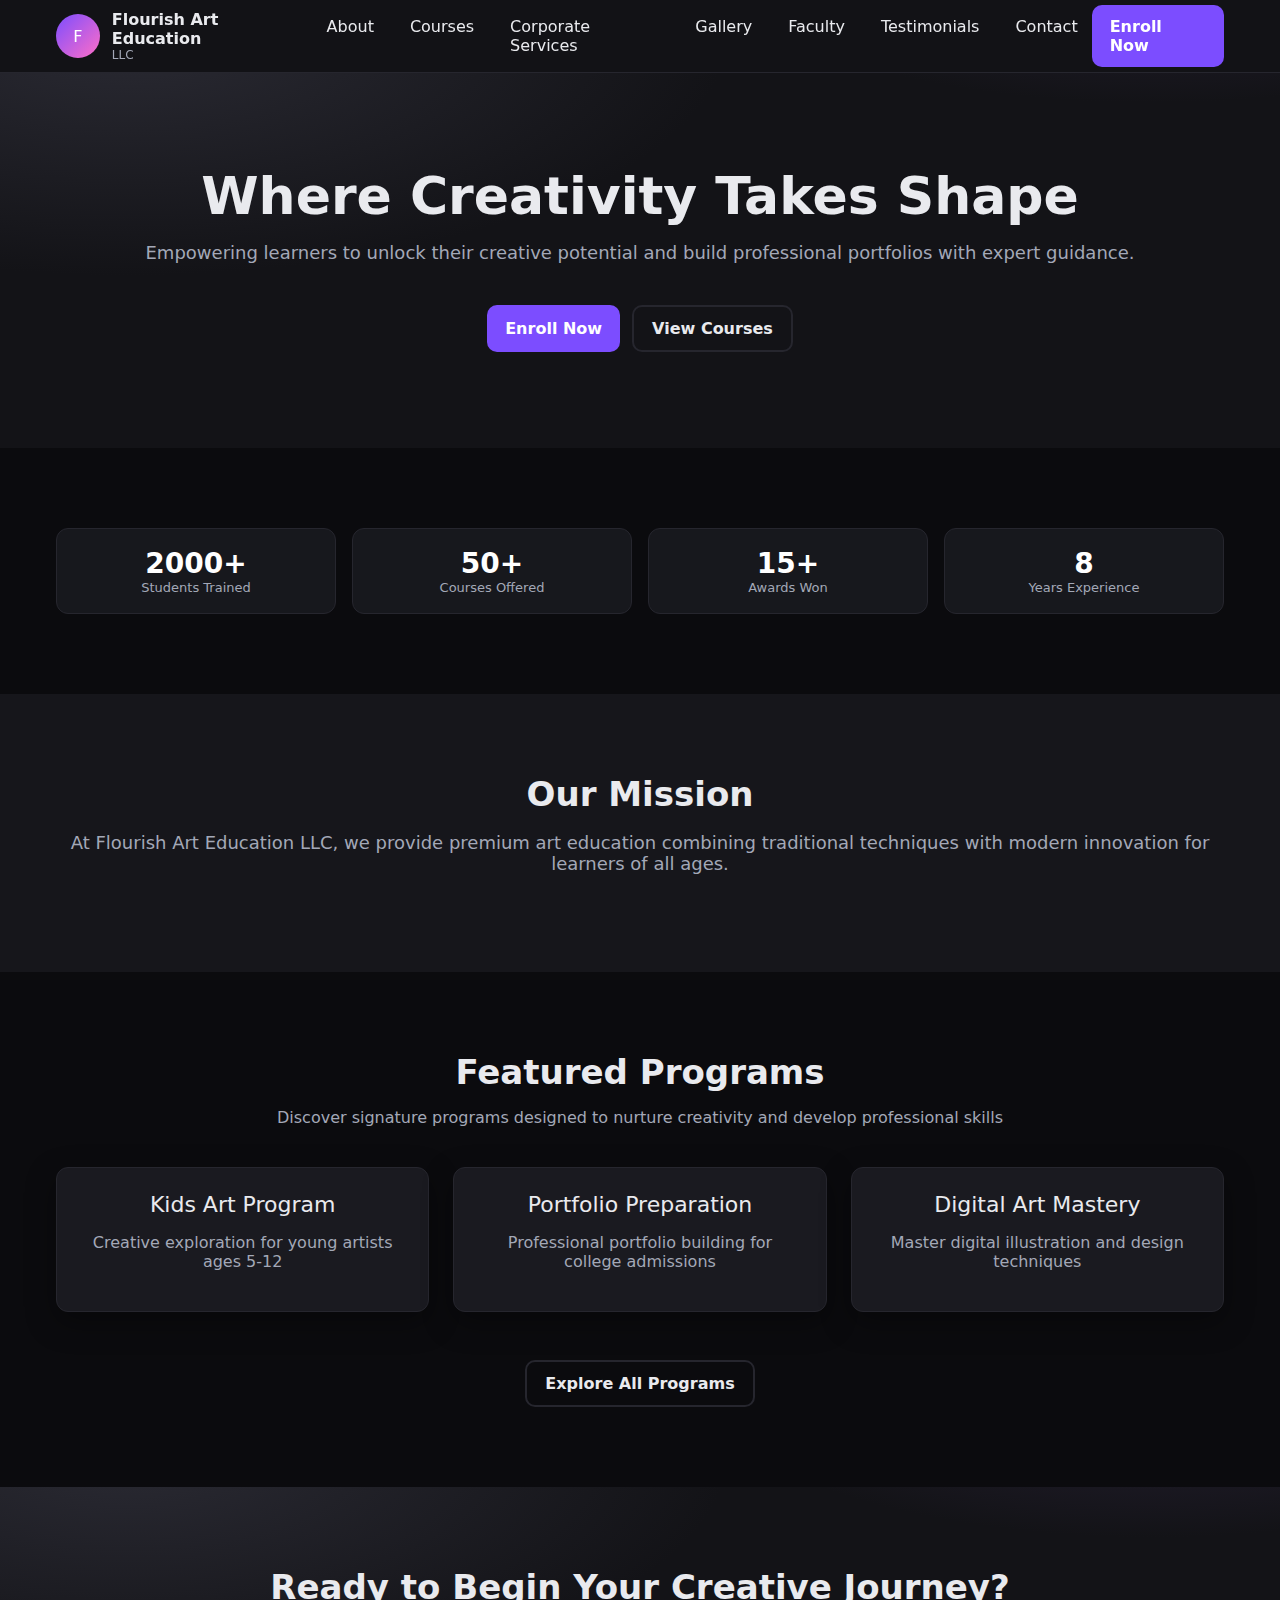
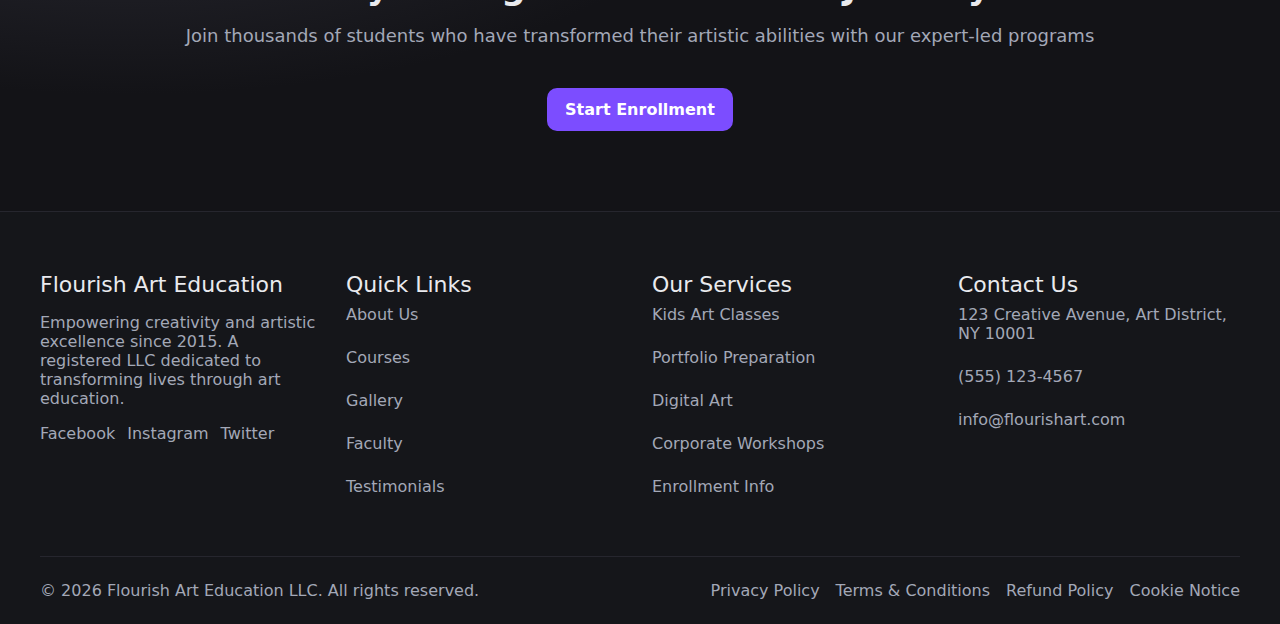
<file: index.html>
<!doctype html>
<html lang="en">
<head>
  <meta charset="utf-8">
  <meta name="viewport" content="width=device-width, initial-scale=1">
  <title>Flourish Art Education LLC</title>
  <meta name="description" content="Premium art education: kids programs, drawing, painting, digital art, and portfolio preparation.">
  <link rel="stylesheet" href="assets/styles.css">
</head>
<body>
  <nav class="navbar">
    <div class="container nav-wrap">
      <a class="brand" href="/">
        <span class="logo gradient-accent">F</span>
        <div>
          <div style="font-weight:700">Flourish Art Education</div>
          <div class="text-muted" style="font-size:12px">LLC</div>
        </div>
      </a>
      <div class="nav-links">
        <a href="about.html">About</a>
        <a href="courses.html">Courses</a>
        <a href="corporate.html">Corporate Services</a>
        <a href="gallery.html">Gallery</a>
        <a href="faculty.html">Faculty</a>
        <a href="testimonials.html">Testimonials</a>
        <a href="contact.html">Contact</a>
      </div>
      <div class="nav-cta"><a class="btn gradient-accent" href="enrollment.html">Enroll Now</a></div>
      <button class="mobile-toggle btn-outline" data-toggle>Menu</button>
    </div>
    <div class="container mobile-menu" data-mobile-menu>
      <div class="spacer"></div>
      <div class="grid">
        <a href="about.html">About</a>
        <a href="courses.html">Courses</a>
        <a href="corporate.html">Corporate Services</a>
        <a href="gallery.html">Gallery</a>
        <a href="faculty.html">Faculty</a>
        <a href="testimonials.html">Testimonials</a>
        <a href="contact.html">Contact</a>
        <a class="btn gradient-accent" href="enrollment.html">Enroll Now</a>
      </div>
      <div class="spacer"></div>
    </div>
  </nav>

  <header class="gradient-hero py-hero">
    <div class="container text-center">
      <h1 class="h1">Where Creativity Takes Shape</h1>
      <p class="lead">Empowering learners to unlock their creative potential and build professional portfolios with expert guidance.</p>
      <div class="spacer"></div>
      <div style="display:flex;gap:12px;justify-content:center;flex-wrap:wrap">
        <a class="btn gradient-accent" href="enrollment.html">Enroll Now</a>
        <a class="btn btn-outline" href="courses.html">View Courses</a>
      </div>
    </div>
  </header>

  <section class="section">
    <div class="container">
      <div class="stats">
        <div class="stat"><div class="value">2000+</div><div class="label">Students Trained</div></div>
        <div class="stat"><div class="value">50+</div><div class="label">Courses Offered</div></div>
        <div class="stat"><div class="value">15+</div><div class="label">Awards Won</div></div>
        <div class="stat"><div class="value">8</div><div class="label">Years Experience</div></div>
      </div>
    </div>
  </section>

  <section class="section" style="background:#16161b">
    <div class="container text-center">
      <h2 class="h2">Our Mission</h2>
      <p class="lead">At Flourish Art Education LLC, we provide premium art education combining traditional techniques with modern innovation for learners of all ages.</p>
    </div>
  </section>

  <section class="section">
    <div class="container text-center">
      <h2 class="h2">Featured Programs</h2>
      <p class="text-muted">Discover signature programs designed to nurture creativity and develop professional skills</p>
      <div class="spacer"></div>
      <div class="grid grid-3">
        <div class="card shadow"><div class="card-body"><div class="h3">Kids Art Program</div><p class="text-muted">Creative exploration for young artists ages 5-12</p></div></div>
        <div class="card shadow"><div class="card-body"><div class="h3">Portfolio Preparation</div><p class="text-muted">Professional portfolio building for college admissions</p></div></div>
        <div class="card shadow"><div class="card-body"><div class="h3">Digital Art Mastery</div><p class="text-muted">Master digital illustration and design techniques</p></div></div>
      </div>
      <div class="mt-12"><a class="btn btn-outline" href="courses.html">Explore All Programs</a></div>
    </div>
  </section>

  <section class="gradient-hero section">
    <div class="container text-center">
      <h2 class="h2">Ready to Begin Your Creative Journey?</h2>
      <p class="lead">Join thousands of students who have transformed their artistic abilities with our expert-led programs</p>
      <div class="spacer"></div>
      <a class="btn gradient-accent" href="enrollment.html">Start Enrollment</a>
    </div>
  </section>

  <footer class="footer">
    <div class="container footer-top">
      <div class="grid grid-4">
        <div>
          <div class="h3">Flourish Art Education</div>
          <p class="text-muted">Empowering creativity and artistic excellence since 2015. A registered LLC dedicated to transforming lives through art education.</p>
          <div style="display:flex;gap:12px;margin-top:12px">
            <a class="text-muted" href="#">Facebook</a>
            <a class="text-muted" href="#">Instagram</a>
            <a class="text-muted" href="#">Twitter</a>
          </div>
        </div>
        <div>
          <div class="h3">Quick Links</div>
          <div class="grid">
            <a class="text-muted" href="about.html">About Us</a>
            <a class="text-muted" href="courses.html">Courses</a>
            <a class="text-muted" href="gallery.html">Gallery</a>
            <a class="text-muted" href="faculty.html">Faculty</a>
            <a class="text-muted" href="testimonials.html">Testimonials</a>
          </div>
        </div>
        <div>
          <div class="h3">Our Services</div>
          <div class="grid">
            <a class="text-muted" href="courses.html">Kids Art Classes</a>
            <a class="text-muted" href="courses.html">Portfolio Preparation</a>
            <a class="text-muted" href="courses.html">Digital Art</a>
            <a class="text-muted" href="corporate.html">Corporate Workshops</a>
            <a class="text-muted" href="enrollment.html">Enrollment Info</a>
          </div>
        </div>
        <div>
          <div class="h3">Contact Us</div>
          <div class="grid">
            <span class="text-muted">123 Creative Avenue, Art District, NY 10001</span>
            <a class="text-muted" href="tel:+15551234567">(555) 123-4567</a>
            <a class="text-muted" href="mailto:info@flourishart.com">info@flourishart.com</a>
          </div>
        </div>
      </div>
    </div>
    <div class="container footer-bottom">
      <div style="display:flex;gap:12px;justify-content:space-between;flex-wrap:wrap">
        <div class="text-muted">© <span id="year"></span> Flourish Art Education LLC. All rights reserved.</div>
        <div style="display:flex;gap:16px">
          <a class="text-muted" href="privacy.html">Privacy Policy</a>
          <a class="text-muted" href="terms.html">Terms & Conditions</a>
          <a class="text-muted" href="refund.html">Refund Policy</a>
          <a class="text-muted" href="cookie.html">Cookie Notice</a>
        </div>
      </div>
    </div>
  </footer>

  <script src="assets/main.js"></script>
  <script>document.getElementById('year').textContent=new Date().getFullYear()</script>
</body>
</html>
</file>
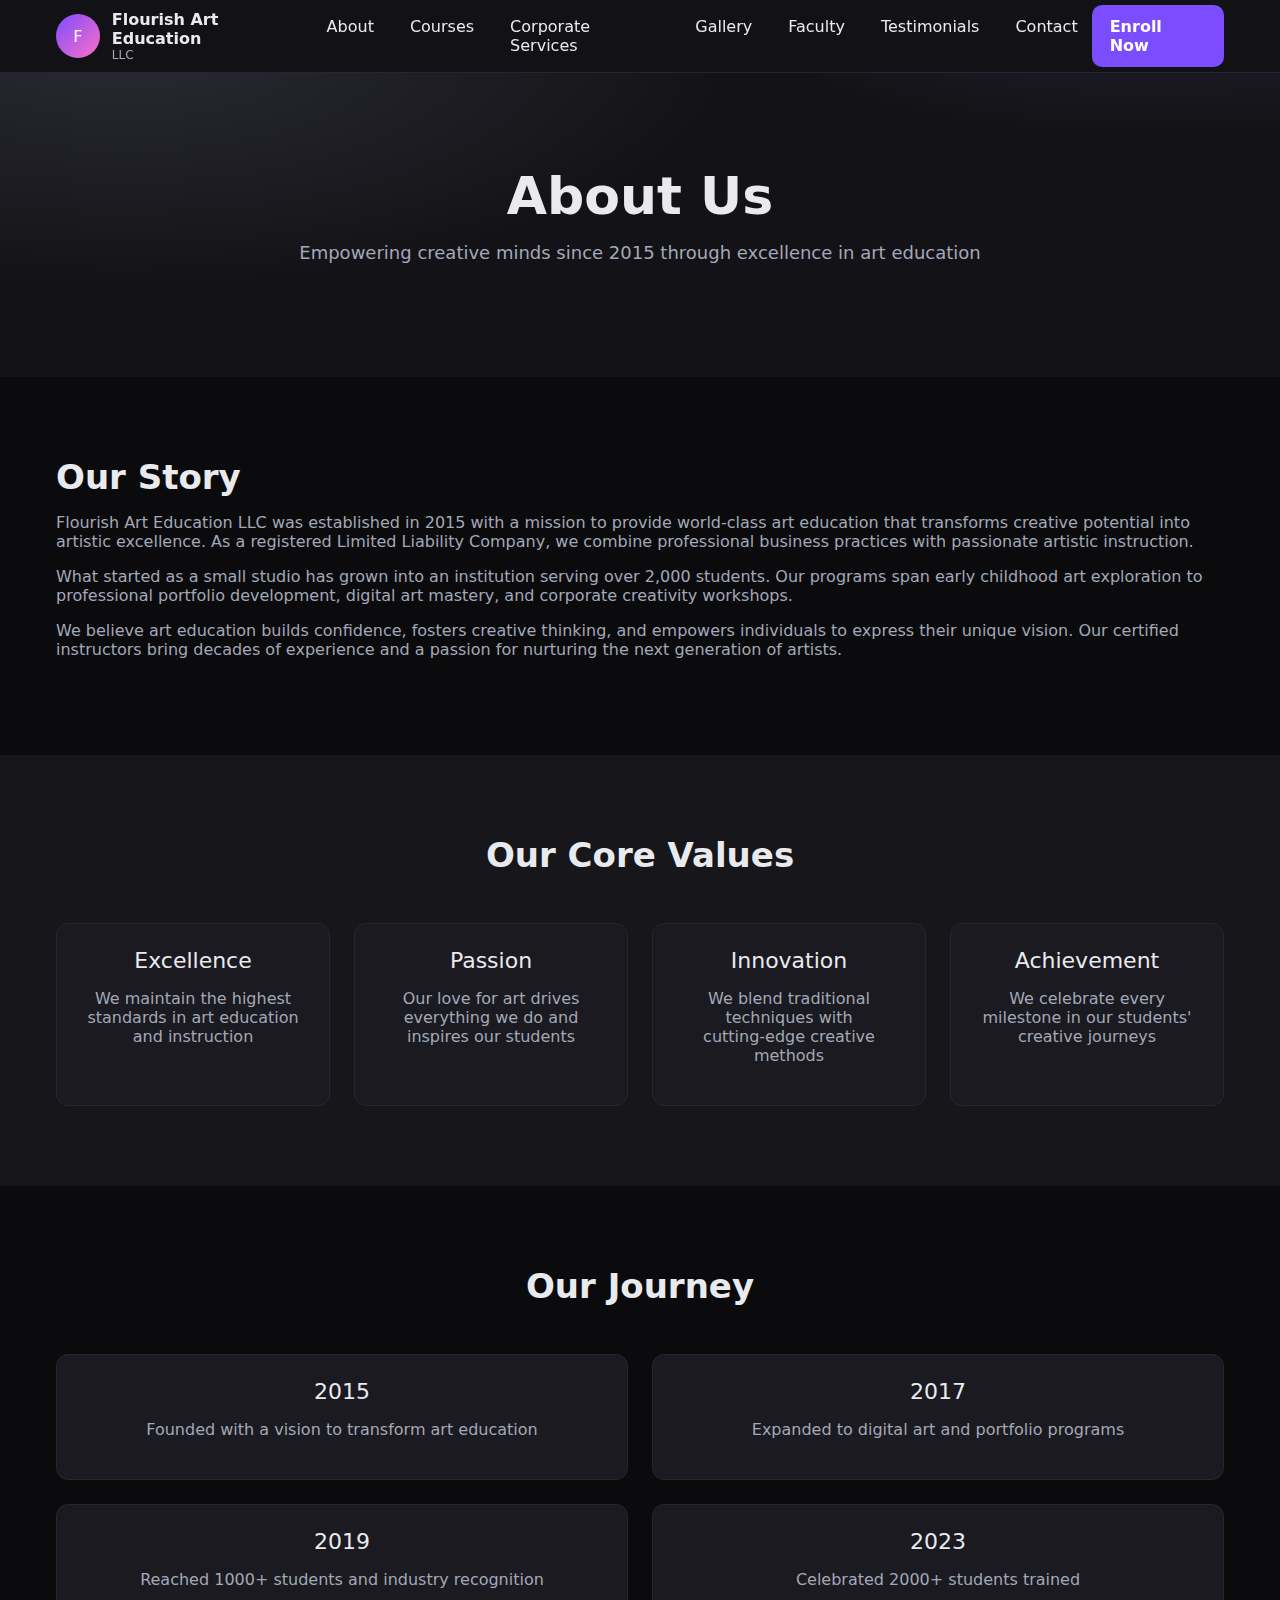
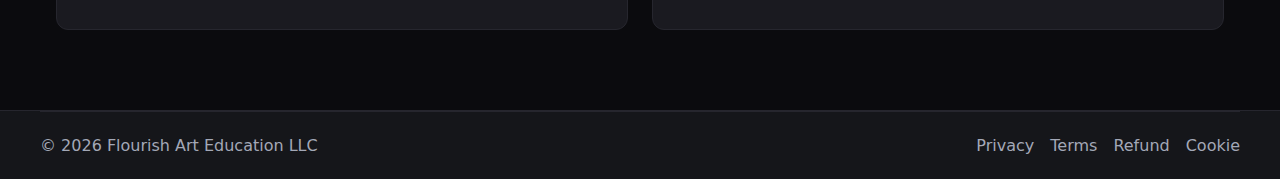
<file: about.html>
<!doctype html>
<html lang="en">
<head>
  <meta charset="utf-8"><meta name="viewport" content="width=device-width, initial-scale=1">
  <title>About • Flourish Art Education</title>
  <link rel="stylesheet" href="assets/styles.css">
</head>
<body>
  <nav class="navbar">
    <div class="container nav-wrap">
      <a class="brand" href="/"><span class="logo gradient-accent">F</span><div><div style="font-weight:700">Flourish Art Education</div><div class="text-muted" style="font-size:12px">LLC</div></div></a>
      <div class="nav-links"><a href="about.html">About</a><a href="courses.html">Courses</a><a href="corporate.html">Corporate Services</a><a href="gallery.html">Gallery</a><a href="faculty.html">Faculty</a><a href="testimonials.html">Testimonials</a><a href="contact.html">Contact</a></div>
      <div class="nav-cta"><a class="btn gradient-accent" href="enrollment.html">Enroll Now</a></div>
      <button class="mobile-toggle btn-outline" data-toggle>Menu</button>
    </div>
    <div class="container mobile-menu" data-mobile-menu>
      <div class="grid"><a href="about.html">About</a><a href="courses.html">Courses</a><a href="corporate.html">Corporate Services</a><a href="gallery.html">Gallery</a><a href="faculty.html">Faculty</a><a href="testimonials.html">Testimonials</a><a href="contact.html">Contact</a><a class="btn gradient-accent" href="enrollment.html">Enroll Now</a></div>
    </div>
  </nav>

  <header class="gradient-hero py-hero">
    <div class="container text-center"><h1 class="h1">About Us</h1><p class="lead">Empowering creative minds since 2015 through excellence in art education</p></div>
  </header>

  <section class="section">
    <div class="container">
      <h2 class="h2">Our Story</h2>
      <div class="prose">
        <p>Flourish Art Education LLC was established in 2015 with a mission to provide world‑class art education that transforms creative potential into artistic excellence. As a registered Limited Liability Company, we combine professional business practices with passionate artistic instruction.</p>
        <p>What started as a small studio has grown into an institution serving over 2,000 students. Our programs span early childhood art exploration to professional portfolio development, digital art mastery, and corporate creativity workshops.</p>
        <p>We believe art education builds confidence, fosters creative thinking, and empowers individuals to express their unique vision. Our certified instructors bring decades of experience and a passion for nurturing the next generation of artists.</p>
      </div>
    </div>
  </section>

  <section class="section" style="background:#16161b">
    <div class="container text-center">
      <h2 class="h2">Our Core Values</h2>
      <div class="grid grid-4 mt-12">
        <div class="card"><div class="card-body"><div class="h3">Excellence</div><p class="text-muted">We maintain the highest standards in art education and instruction</p></div></div>
        <div class="card"><div class="card-body"><div class="h3">Passion</div><p class="text-muted">Our love for art drives everything we do and inspires our students</p></div></div>
        <div class="card"><div class="card-body"><div class="h3">Innovation</div><p class="text-muted">We blend traditional techniques with cutting‑edge creative methods</p></div></div>
        <div class="card"><div class="card-body"><div class="h3">Achievement</div><p class="text-muted">We celebrate every milestone in our students' creative journeys</p></div></div>
      </div>
    </div>
  </section>

  <section class="section">
    <div class="container text-center">
      <h2 class="h2">Our Journey</h2>
      <div class="grid grid-2 mt-12">
        <div class="card"><div class="card-body"><div class="h3">2015</div><p class="text-muted">Founded with a vision to transform art education</p></div></div>
        <div class="card"><div class="card-body"><div class="h3">2017</div><p class="text-muted">Expanded to digital art and portfolio programs</p></div></div>
        <div class="card"><div class="card-body"><div class="h3">2019</div><p class="text-muted">Reached 1000+ students and industry recognition</p></div></div>
        <div class="card"><div class="card-body"><div class="h3">2023</div><p class="text-muted">Celebrated 2000+ students trained</p></div></div>
      </div>
    </div>
  </section>

  <footer class="footer">
    <div class="container footer-bottom">
      <div style="display:flex;gap:12px;justify-content:space-between;flex-wrap:wrap">
        <div class="text-muted">© <span id="year"></span> Flourish Art Education LLC</div>
        <div style="display:flex;gap:16px"><a class="text-muted" href="privacy.html">Privacy</a><a class="text-muted" href="terms.html">Terms</a><a class="text-muted" href="refund.html">Refund</a><a class="text-muted" href="cookie.html">Cookie</a></div>
      </div>
    </div>
  </footer>
  <script src="assets/main.js"></script><script>document.getElementById('year').textContent=new Date().getFullYear()</script>
</body>
</html>
</file>
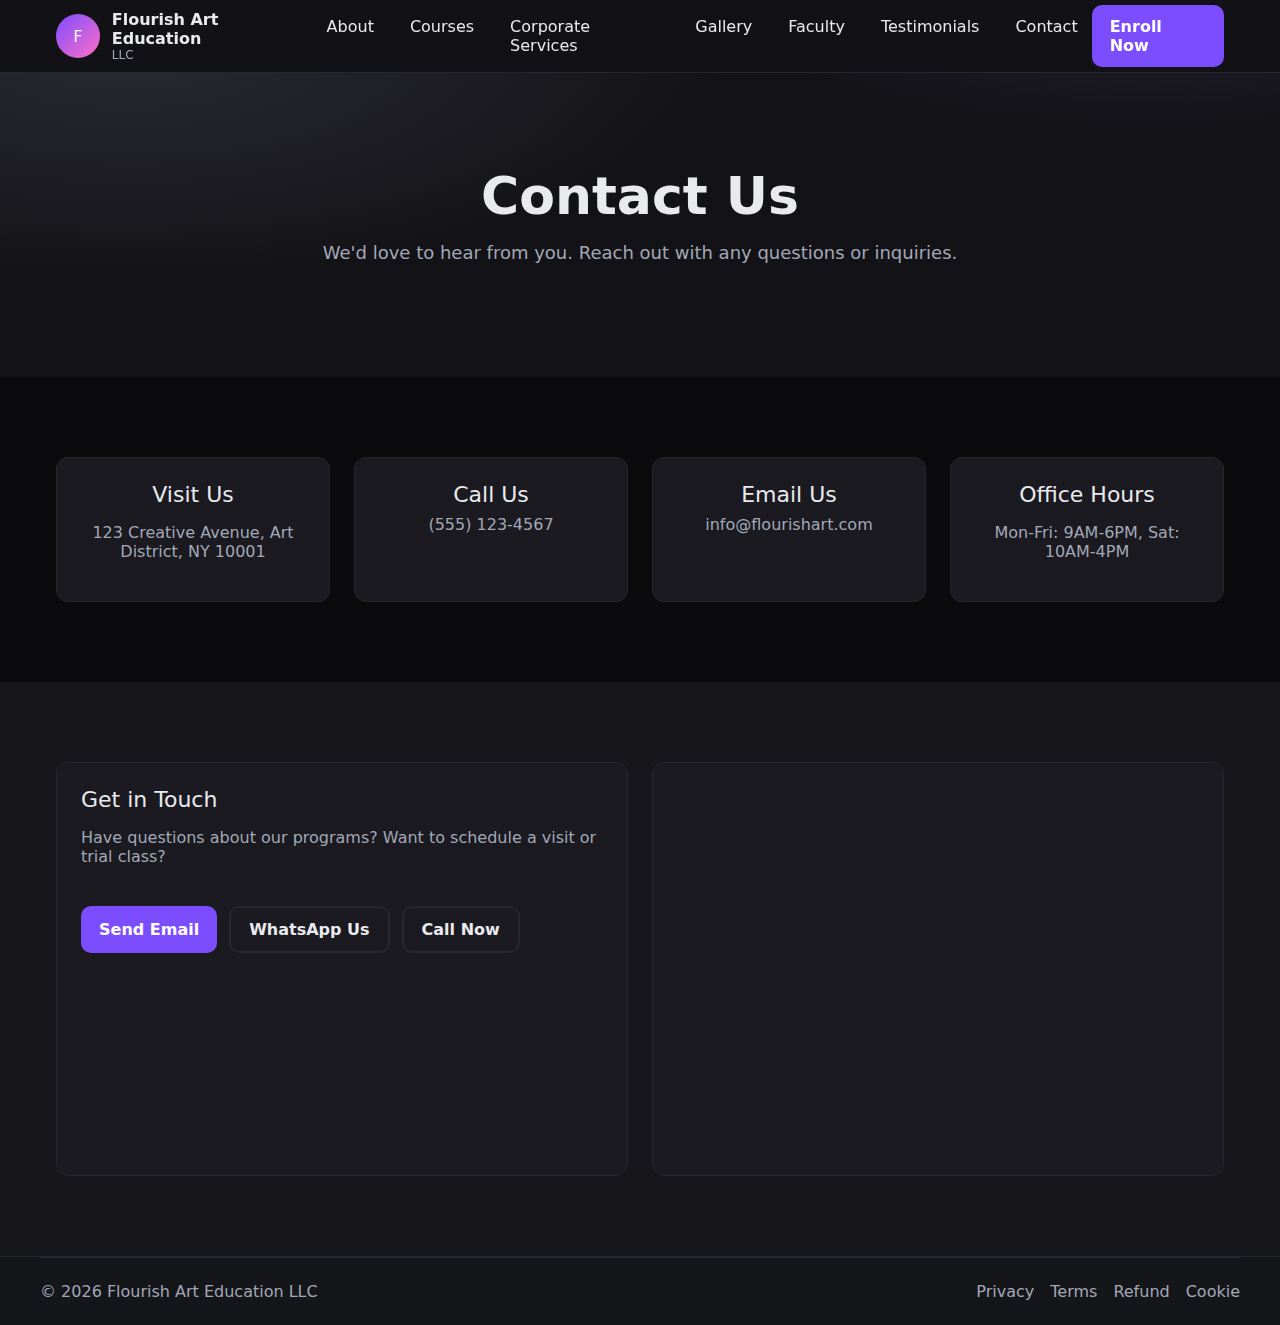
<file: contact.html>
<!doctype html>
<html lang="en">
<head>
  <meta charset="utf-8"><meta name="viewport" content="width=device-width, initial-scale=1">
  <title>Contact • Flourish Art Education</title>
  <link rel="stylesheet" href="assets/styles.css">
</head>
<body>
  <nav class="navbar">
    <div class="container nav-wrap">
      <a class="brand" href="/"><span class="logo gradient-accent">F</span><div><div style="font-weight:700">Flourish Art Education</div><div class="text-muted" style="font-size:12px">LLC</div></div></a>
      <div class="nav-links"><a href="about.html">About</a><a href="courses.html">Courses</a><a href="corporate.html">Corporate Services</a><a href="gallery.html">Gallery</a><a href="faculty.html">Faculty</a><a href="testimonials.html">Testimonials</a><a href="contact.html">Contact</a></div>
      <div class="nav-cta"><a class="btn gradient-accent" href="enrollment.html">Enroll Now</a></div>
      <button class="mobile-toggle btn-outline" data-toggle>Menu</button>
    </div>
    <div class="container mobile-menu" data-mobile-menu>
      <div class="grid"><a href="about.html">About</a><a href="courses.html">Courses</a><a href="corporate.html">Corporate Services</a><a href="gallery.html">Gallery</a><a href="faculty.html">Faculty</a><a href="testimonials.html">Testimonials</a><a href="contact.html">Contact</a><a class="btn gradient-accent" href="enrollment.html">Enroll Now</a></div>
    </div>
  </nav>

  <header class="gradient-hero py-hero"><div class="container text-center"><h1 class="h1">Contact Us</h1><p class="lead">We'd love to hear from you. Reach out with any questions or inquiries.</p></div></header>

  <section class="section"><div class="container"><div class="grid grid-4"><div class="card"><div class="card-body text-center"><div class="h3">Visit Us</div><p class="text-muted">123 Creative Avenue, Art District, NY 10001</p></div></div><div class="card"><div class="card-body text-center"><div class="h3">Call Us</div><a class="text-muted" href="tel:+15551234567">(555) 123-4567</a></div></div><div class="card"><div class="card-body text-center"><div class="h3">Email Us</div><a class="text-muted" href="mailto:info@flourishart.com">info@flourishart.com</a></div></div><div class="card"><div class="card-body text-center"><div class="h3">Office Hours</div><p class="text-muted">Mon‑Fri: 9AM‑6PM, Sat: 10AM‑4PM</p></div></div></div></div></section>

  <section class="section" style="background:#16161b"><div class="container"><div class="grid grid-2"><div class="card"><div class="card-body"><div class="h3">Get in Touch</div><p class="text-muted">Have questions about our programs? Want to schedule a visit or trial class?</p><div class="spacer"></div><div style="display:flex;gap:12px;flex-wrap:wrap"><a class="btn gradient-accent" href="mailto:info@flourishart.com">Send Email</a><a class="btn btn-outline" href="https://wa.me/15551234567" target="_blank">WhatsApp Us</a><a class="btn btn-outline" href="tel:+15551234567">Call Now</a></div></div></div><div class="card"><div class="card-body"><iframe src="https://www.google.com/maps/embed?pb=!1m18!1m12!1m3!1d193595.15830869428!2d-74.119763973046!3d40.69766374874431!2m3!1f0!2f0!3f0!3m2!1i1024!2i768!4f13.1!3m3!1m2!1s0x89c24fa5d33f083b%3A0xc80b8f06e177fe62!2sNew%20York%2C%20NY!5e0!3m2!1sen!2sus!4v1234567890" width="100%" height="360" style="border:0;border-radius:12px" loading="lazy" referrerpolicy="no-referrer-when-downgrade" title="Location"></iframe></div></div></div></div></section>

  <footer class="footer"><div class="container footer-bottom"><div style="display:flex;gap:12px;justify-content:space-between;flex-wrap:wrap"><div class="text-muted">© <span id="year"></span> Flourish Art Education LLC</div><div style="display:flex;gap:16px"><a class="text-muted" href="privacy.html">Privacy</a><a class="text-muted" href="terms.html">Terms</a><a class="text-muted" href="refund.html">Refund</a><a class="text-muted" href="cookie.html">Cookie</a></div></div></div></footer>
  <script src="assets/main.js"></script><script>document.getElementById('year').textContent=new Date().getFullYear()</script>
</body>
</html>
</file>
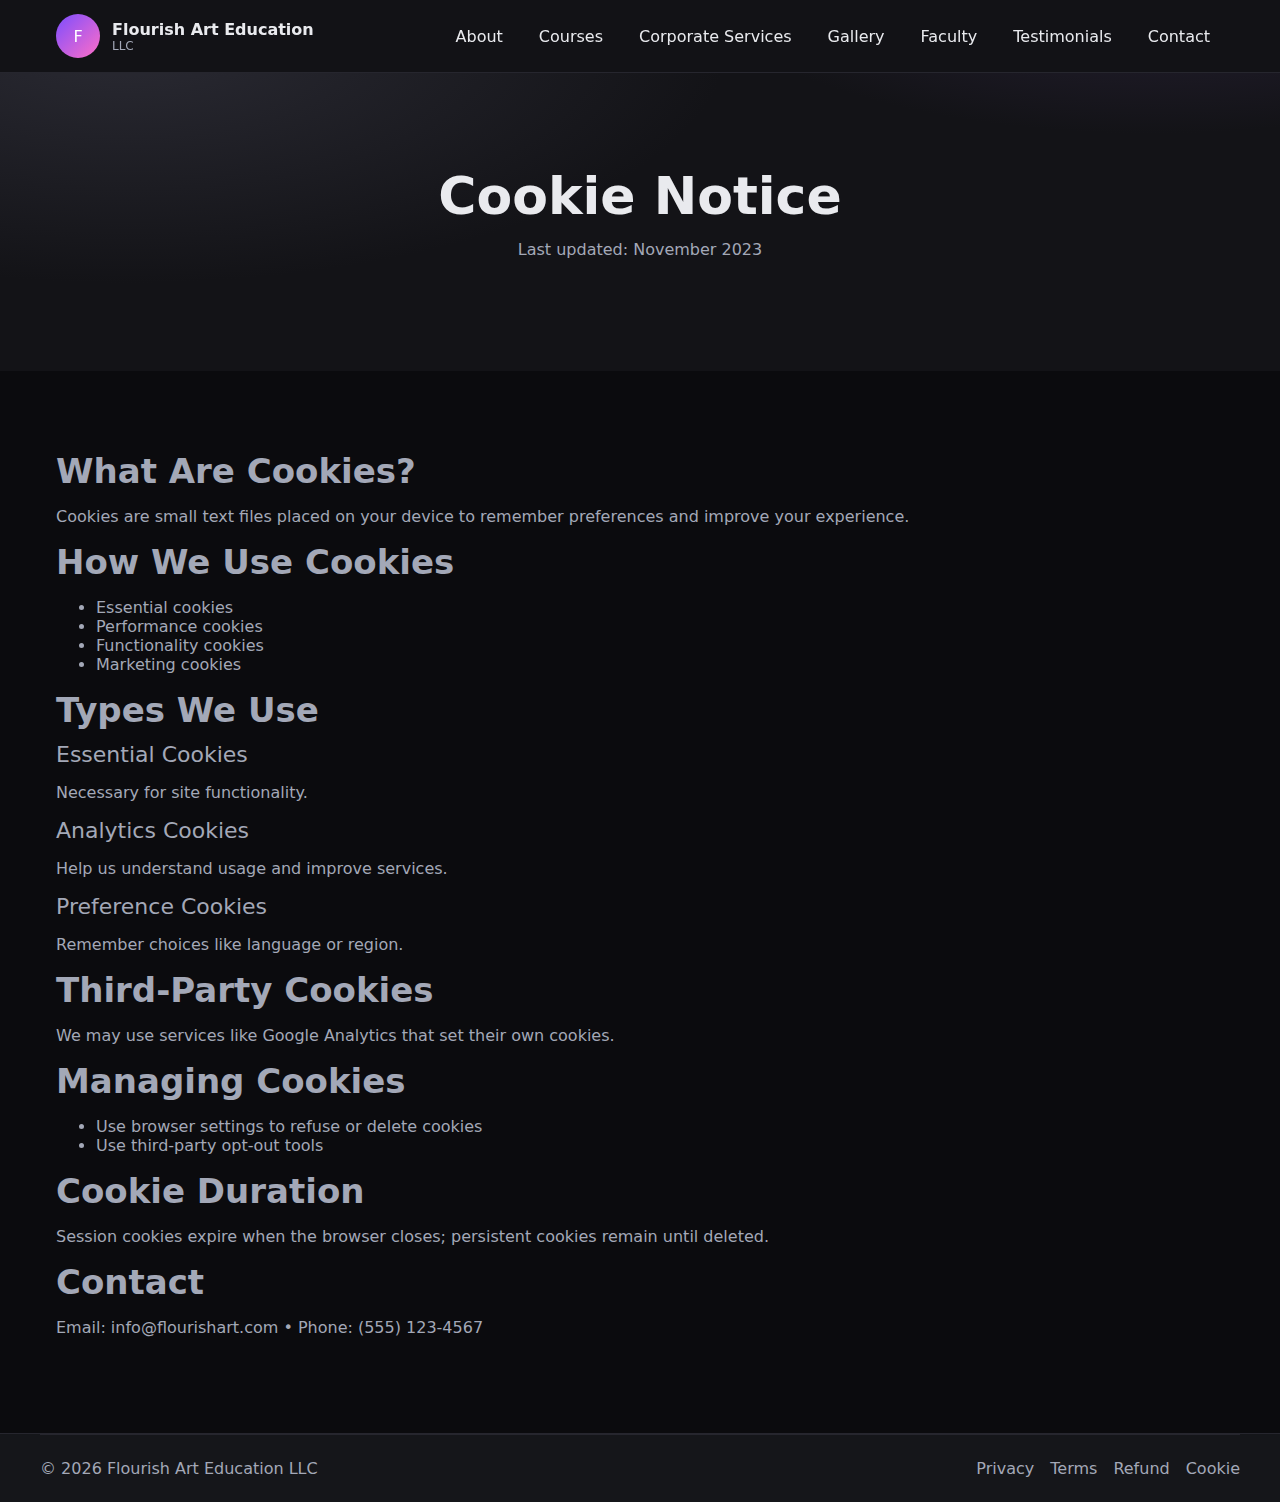
<file: cookie.html>
<!doctype html>
<html lang="en">
<head>
  <meta charset="utf-8"><meta name="viewport" content="width=device-width, initial-scale=1">
  <title>Cookie Notice • Flourish Art Education</title>
  <link rel="stylesheet" href="assets/styles.css">
</head>
<body>
  <nav class="navbar"><div class="container nav-wrap"><a class="brand" href="/"><span class="logo gradient-accent">F</span><div><div style="font-weight:700">Flourish Art Education</div><div class="text-muted" style="font-size:12px">LLC</div></div></a><div class="nav-links"><a href="about.html">About</a><a href="courses.html">Courses</a><a href="corporate.html">Corporate Services</a><a href="gallery.html">Gallery</a><a href="faculty.html">Faculty</a><a href="testimonials.html">Testimonials</a><a href="contact.html">Contact</a></div><button class="mobile-toggle btn-outline" data-toggle>Menu</button></div><div class="container mobile-menu" data-mobile-menu><div class="grid"><a href="about.html">About</a><a href="courses.html">Courses</a><a href="corporate.html">Corporate Services</a><a href="gallery.html">Gallery</a><a href="faculty.html">Faculty</a><a href="testimonials.html">Testimonials</a><a href="contact.html">Contact</a></div></div></nav>
  <header class="gradient-hero py-hero"><div class="container text-center"><h1 class="h1">Cookie Notice</h1><p class="text-muted">Last updated: November 2023</p></div></header>
  <section class="section"><div class="container"><div class="prose"><h2 class="h2">What Are Cookies?</h2><p>Cookies are small text files placed on your device to remember preferences and improve your experience.</p><h2 class="h2">How We Use Cookies</h2><ul><li>Essential cookies</li><li>Performance cookies</li><li>Functionality cookies</li><li>Marketing cookies</li></ul><h2 class="h2">Types We Use</h2><div><div class="h3">Essential Cookies</div><p>Necessary for site functionality.</p><div class="h3">Analytics Cookies</div><p>Help us understand usage and improve services.</p><div class="h3">Preference Cookies</div><p>Remember choices like language or region.</p></div><h2 class="h2">Third‑Party Cookies</h2><p>We may use services like Google Analytics that set their own cookies.</p><h2 class="h2">Managing Cookies</h2><ul><li>Use browser settings to refuse or delete cookies</li><li>Use third‑party opt‑out tools</li></ul><h2 class="h2">Cookie Duration</h2><p>Session cookies expire when the browser closes; persistent cookies remain until deleted.</p><h2 class="h2">Contact</h2><p>Email: info@flourishart.com • Phone: (555) 123‑4567</p></div></div></section>
  <footer class="footer"><div class="container footer-bottom"><div style="display:flex;gap:12px;justify-content:space-between;flex-wrap:wrap"><div class="text-muted">© <span id="year"></span> Flourish Art Education LLC</div><div style="display:flex;gap:16px"><a class="text-muted" href="privacy.html">Privacy</a><a class="text-muted" href="terms.html">Terms</a><a class="text-muted" href="refund.html">Refund</a><a class="text-muted" href="cookie.html">Cookie</a></div></div></div></footer>
  <script src="assets/main.js"></script><script>document.getElementById('year').textContent=new Date().getFullYear()</script>
</body>
</html>
</file>
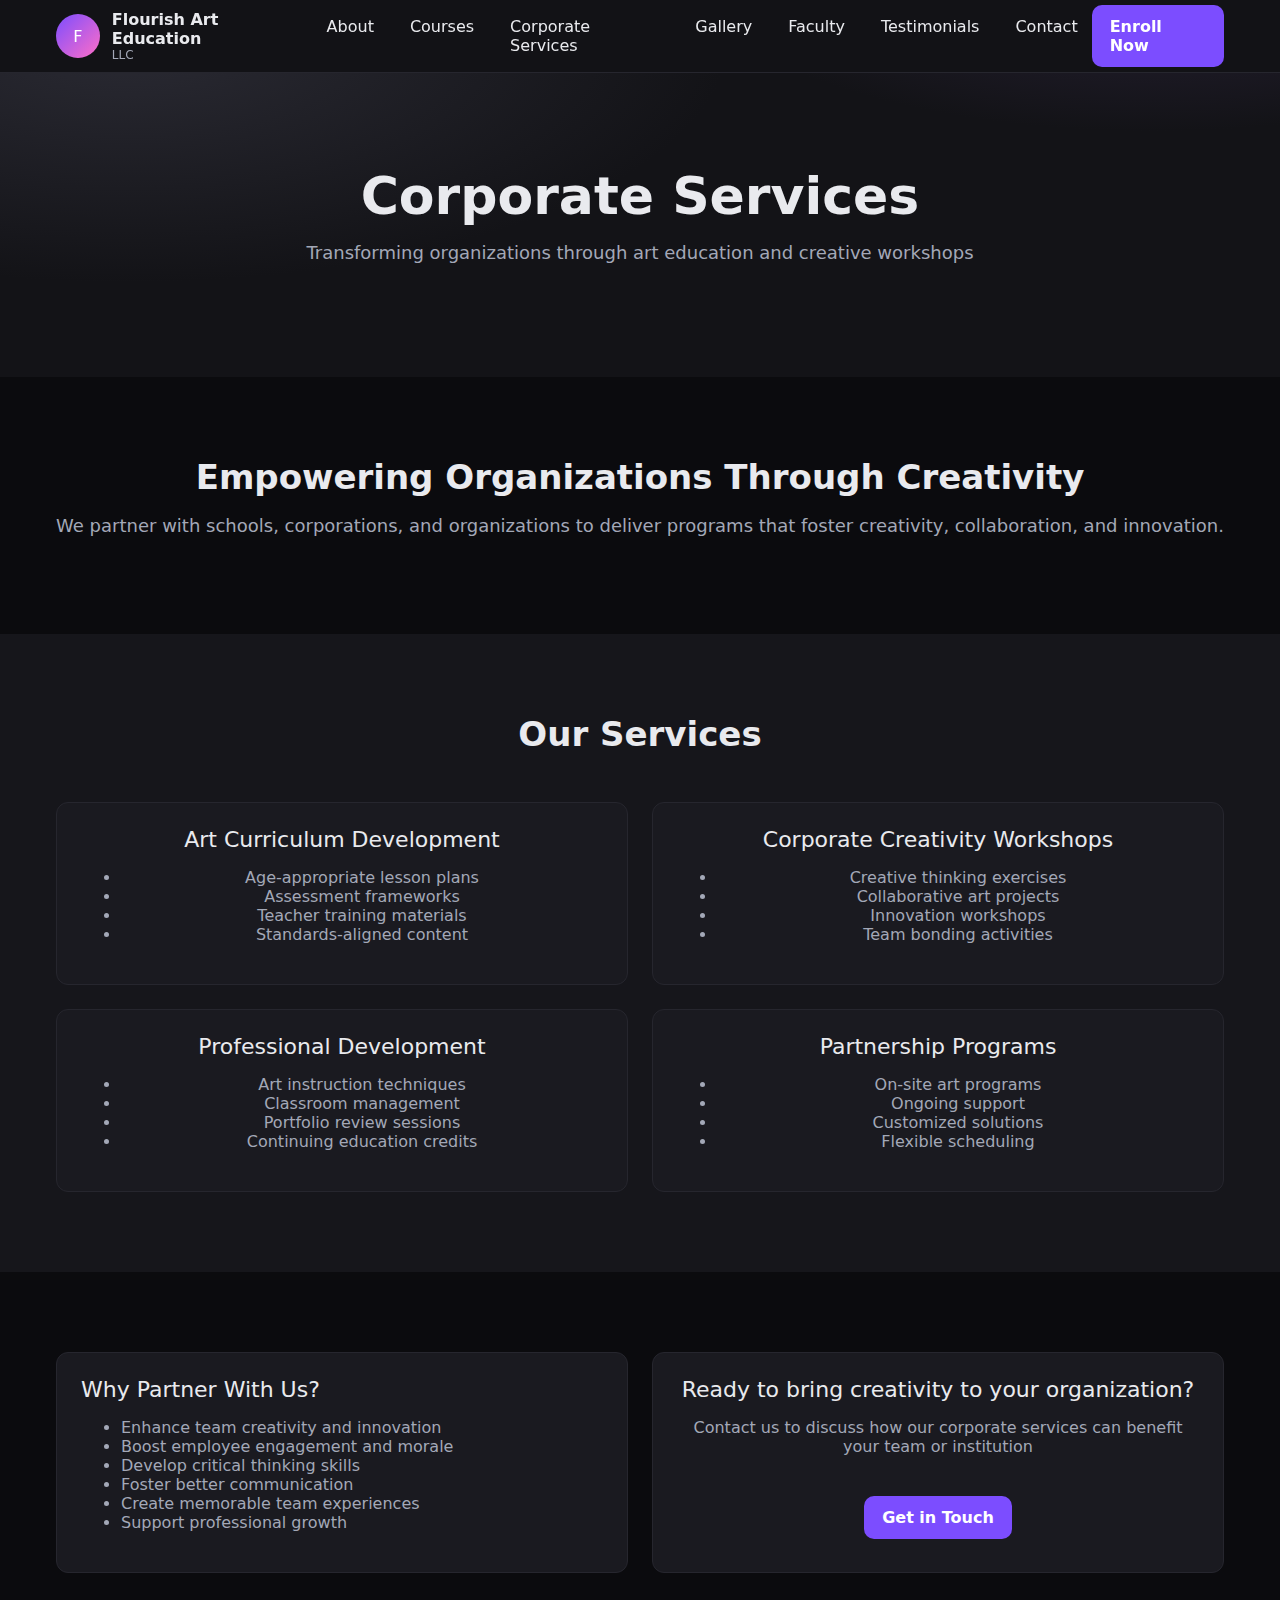
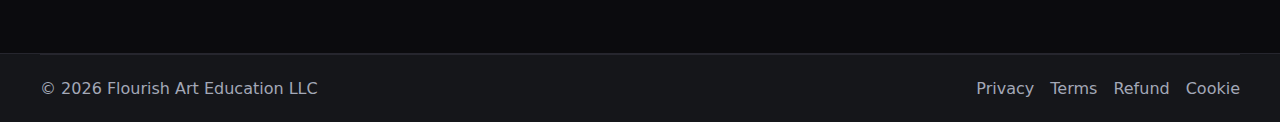
<file: corporate.html>
<!doctype html>
<html lang="en">
<head>
  <meta charset="utf-8"><meta name="viewport" content="width=device-width, initial-scale=1">
  <title>Corporate Services • Flourish Art Education</title>
  <link rel="stylesheet" href="assets/styles.css">
</head>
<body>
  <nav class="navbar">
    <div class="container nav-wrap">
      <a class="brand" href="/"><span class="logo gradient-accent">F</span><div><div style="font-weight:700">Flourish Art Education</div><div class="text-muted" style="font-size:12px">LLC</div></div></a>
      <div class="nav-links"><a href="about.html">About</a><a href="courses.html">Courses</a><a href="corporate.html">Corporate Services</a><a href="gallery.html">Gallery</a><a href="faculty.html">Faculty</a><a href="testimonials.html">Testimonials</a><a href="contact.html">Contact</a></div>
      <div class="nav-cta"><a class="btn gradient-accent" href="enrollment.html">Enroll Now</a></div>
      <button class="mobile-toggle btn-outline" data-toggle>Menu</button>
    </div>
    <div class="container mobile-menu" data-mobile-menu>
      <div class="grid"><a href="about.html">About</a><a href="courses.html">Courses</a><a href="corporate.html">Corporate Services</a><a href="gallery.html">Gallery</a><a href="faculty.html">Faculty</a><a href="testimonials.html">Testimonials</a><a href="contact.html">Contact</a><a class="btn gradient-accent" href="enrollment.html">Enroll Now</a></div>
    </div>
  </nav>

  <header class="gradient-hero py-hero"><div class="container text-center"><h1 class="h1">Corporate Services</h1><p class="lead">Transforming organizations through art education and creative workshops</p></div></header>

  <section class="section"><div class="container text-center"><h2 class="h2">Empowering Organizations Through Creativity</h2><p class="lead">We partner with schools, corporations, and organizations to deliver programs that foster creativity, collaboration, and innovation.</p></div></section>

  <section class="section" style="background:#16161b">
    <div class="container text-center">
      <h2 class="h2">Our Services</h2>
      <div class="grid grid-2 mt-12">
        <div class="card"><div class="card-body"><div class="h3">Art Curriculum Development</div><ul class="prose"><li>Age‑appropriate lesson plans</li><li>Assessment frameworks</li><li>Teacher training materials</li><li>Standards‑aligned content</li></ul></div></div>
        <div class="card"><div class="card-body"><div class="h3">Corporate Creativity Workshops</div><ul class="prose"><li>Creative thinking exercises</li><li>Collaborative art projects</li><li>Innovation workshops</li><li>Team bonding activities</li></ul></div></div>
        <div class="card"><div class="card-body"><div class="h3">Professional Development</div><ul class="prose"><li>Art instruction techniques</li><li>Classroom management</li><li>Portfolio review sessions</li><li>Continuing education credits</li></ul></div></div>
        <div class="card"><div class="card-body"><div class="h3">Partnership Programs</div><ul class="prose"><li>On‑site art programs</li><li>Ongoing support</li><li>Customized solutions</li><li>Flexible scheduling</li></ul></div></div>
      </div>
    </div>
  </section>

  <section class="section"><div class="container"><div class="grid grid-2"><div class="card"><div class="card-body"><div class="h3">Why Partner With Us?</div><ul class="prose"><li>Enhance team creativity and innovation</li><li>Boost employee engagement and morale</li><li>Develop critical thinking skills</li><li>Foster better communication</li><li>Create memorable team experiences</li><li>Support professional growth</li></ul></div></div><div class="card"><div class="card-body text-center"><div class="h3">Ready to bring creativity to your organization?</div><p class="text-muted">Contact us to discuss how our corporate services can benefit your team or institution</p><div class="spacer"></div><a class="btn gradient-accent" href="contact.html">Get in Touch</a></div></div></div></div></section>

  <footer class="footer"><div class="container footer-bottom"><div style="display:flex;gap:12px;justify-content:space-between;flex-wrap:wrap"><div class="text-muted">© <span id="year"></span> Flourish Art Education LLC</div><div style="display:flex;gap:16px"><a class="text-muted" href="privacy.html">Privacy</a><a class="text-muted" href="terms.html">Terms</a><a class="text-muted" href="refund.html">Refund</a><a class="text-muted" href="cookie.html">Cookie</a></div></div></div></footer>
  <script src="assets/main.js"></script><script>document.getElementById('year').textContent=new Date().getFullYear()</script>
</body>
</html>
</file>
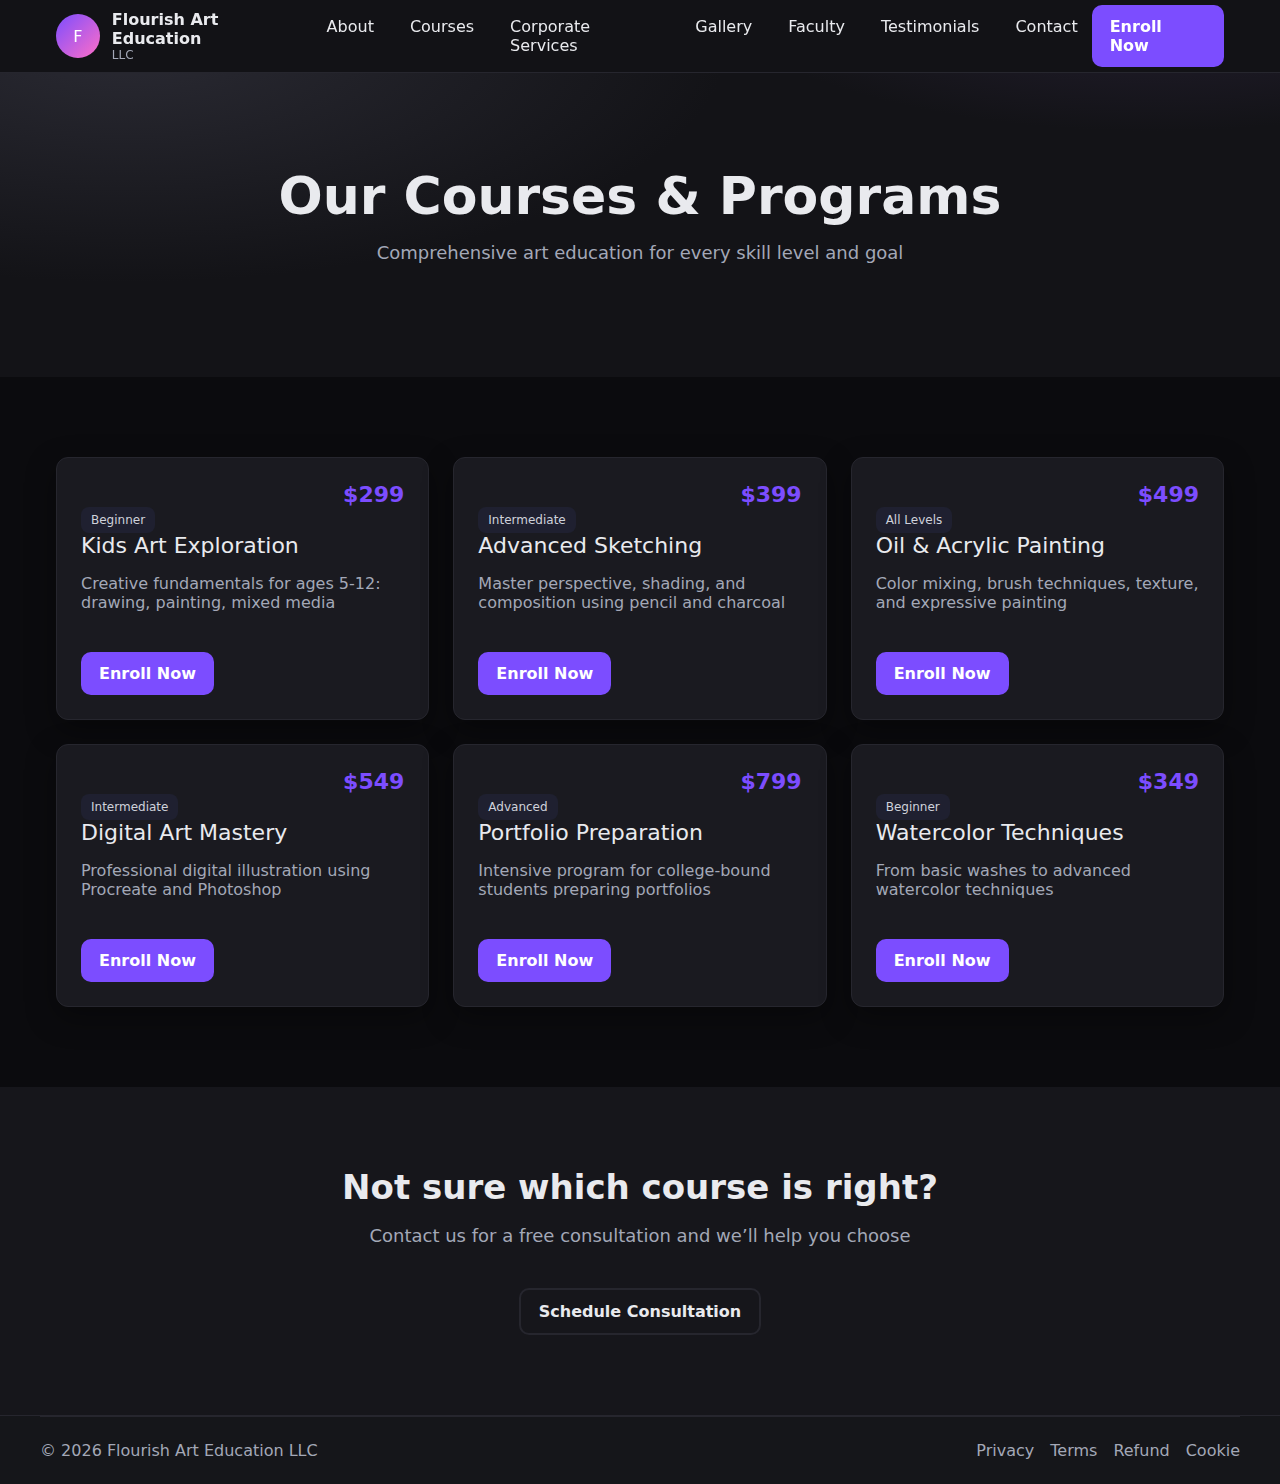
<file: courses.html>
<!doctype html>
<html lang="en">
<head>
  <meta charset="utf-8"><meta name="viewport" content="width=device-width, initial-scale=1">
  <title>Courses • Flourish Art Education</title>
  <link rel="stylesheet" href="assets/styles.css">
</head>
<body>
  <nav class="navbar">
    <div class="container nav-wrap">
      <a class="brand" href="/"><span class="logo gradient-accent">F</span><div><div style="font-weight:700">Flourish Art Education</div><div class="text-muted" style="font-size:12px">LLC</div></div></a>
      <div class="nav-links"><a href="about.html">About</a><a href="courses.html">Courses</a><a href="corporate.html">Corporate Services</a><a href="gallery.html">Gallery</a><a href="faculty.html">Faculty</a><a href="testimonials.html">Testimonials</a><a href="contact.html">Contact</a></div>
      <div class="nav-cta"><a class="btn gradient-accent" href="enrollment.html">Enroll Now</a></div>
      <button class="mobile-toggle btn-outline" data-toggle>Menu</button>
    </div>
    <div class="container mobile-menu" data-mobile-menu>
      <div class="grid"><a href="about.html">About</a><a href="courses.html">Courses</a><a href="corporate.html">Corporate Services</a><a href="gallery.html">Gallery</a><a href="faculty.html">Faculty</a><a href="testimonials.html">Testimonials</a><a href="contact.html">Contact</a><a class="btn gradient-accent" href="enrollment.html">Enroll Now</a></div>
    </div>
  </nav>

  <header class="gradient-hero py-hero">
    <div class="container text-center"><h1 class="h1">Our Courses & Programs</h1><p class="lead">Comprehensive art education for every skill level and goal</p></div>
  </header>

  <section class="section">
    <div class="container">
      <div class="grid grid-3 course-grid">
        <div class="card shadow"><div class="card-body"><div class="text-right price">$299</div><div class="badge">Beginner</div><div class="h3">Kids Art Exploration</div><p class="text-muted">Creative fundamentals for ages 5‑12: drawing, painting, mixed media</p><div class="spacer"></div><a class="btn gradient-accent" href="enrollment.html">Enroll Now</a></div></div>
        <div class="card shadow"><div class="card-body"><div class="text-right price">$399</div><div class="badge">Intermediate</div><div class="h3">Advanced Sketching</div><p class="text-muted">Master perspective, shading, and composition using pencil and charcoal</p><div class="spacer"></div><a class="btn gradient-accent" href="enrollment.html">Enroll Now</a></div></div>
        <div class="card shadow"><div class="card-body"><div class="text-right price">$499</div><div class="badge">All Levels</div><div class="h3">Oil & Acrylic Painting</div><p class="text-muted">Color mixing, brush techniques, texture, and expressive painting</p><div class="spacer"></div><a class="btn gradient-accent" href="enrollment.html">Enroll Now</a></div></div>
        <div class="card shadow"><div class="card-body"><div class="text-right price">$549</div><div class="badge">Intermediate</div><div class="h3">Digital Art Mastery</div><p class="text-muted">Professional digital illustration using Procreate and Photoshop</p><div class="spacer"></div><a class="btn gradient-accent" href="enrollment.html">Enroll Now</a></div></div>
        <div class="card shadow"><div class="card-body"><div class="text-right price">$799</div><div class="badge">Advanced</div><div class="h3">Portfolio Preparation</div><p class="text-muted">Intensive program for college‑bound students preparing portfolios</p><div class="spacer"></div><a class="btn gradient-accent" href="enrollment.html">Enroll Now</a></div></div>
        <div class="card shadow"><div class="card-body"><div class="text-right price">$349</div><div class="badge">Beginner</div><div class="h3">Watercolor Techniques</div><p class="text-muted">From basic washes to advanced watercolor techniques</p><div class="spacer"></div><a class="btn gradient-accent" href="enrollment.html">Enroll Now</a></div></div>
      </div>
    </div>
  </section>

  <section class="section" style="background:#16161b">
    <div class="container text-center">
      <h2 class="h2">Not sure which course is right?</h2>
      <p class="lead">Contact us for a free consultation and we’ll help you choose</p>
      <div class="spacer"></div>
      <a class="btn btn-outline" href="contact.html">Schedule Consultation</a>
    </div>
  </section>

  <footer class="footer"><div class="container footer-bottom"><div style="display:flex;gap:12px;justify-content:space-between;flex-wrap:wrap"><div class="text-muted">© <span id="year"></span> Flourish Art Education LLC</div><div style="display:flex;gap:16px"><a class="text-muted" href="privacy.html">Privacy</a><a class="text-muted" href="terms.html">Terms</a><a class="text-muted" href="refund.html">Refund</a><a class="text-muted" href="cookie.html">Cookie</a></div></div></div></footer>
  <script src="assets/main.js"></script><script>document.getElementById('year').textContent=new Date().getFullYear()</script>
</body>
</html>
</file>
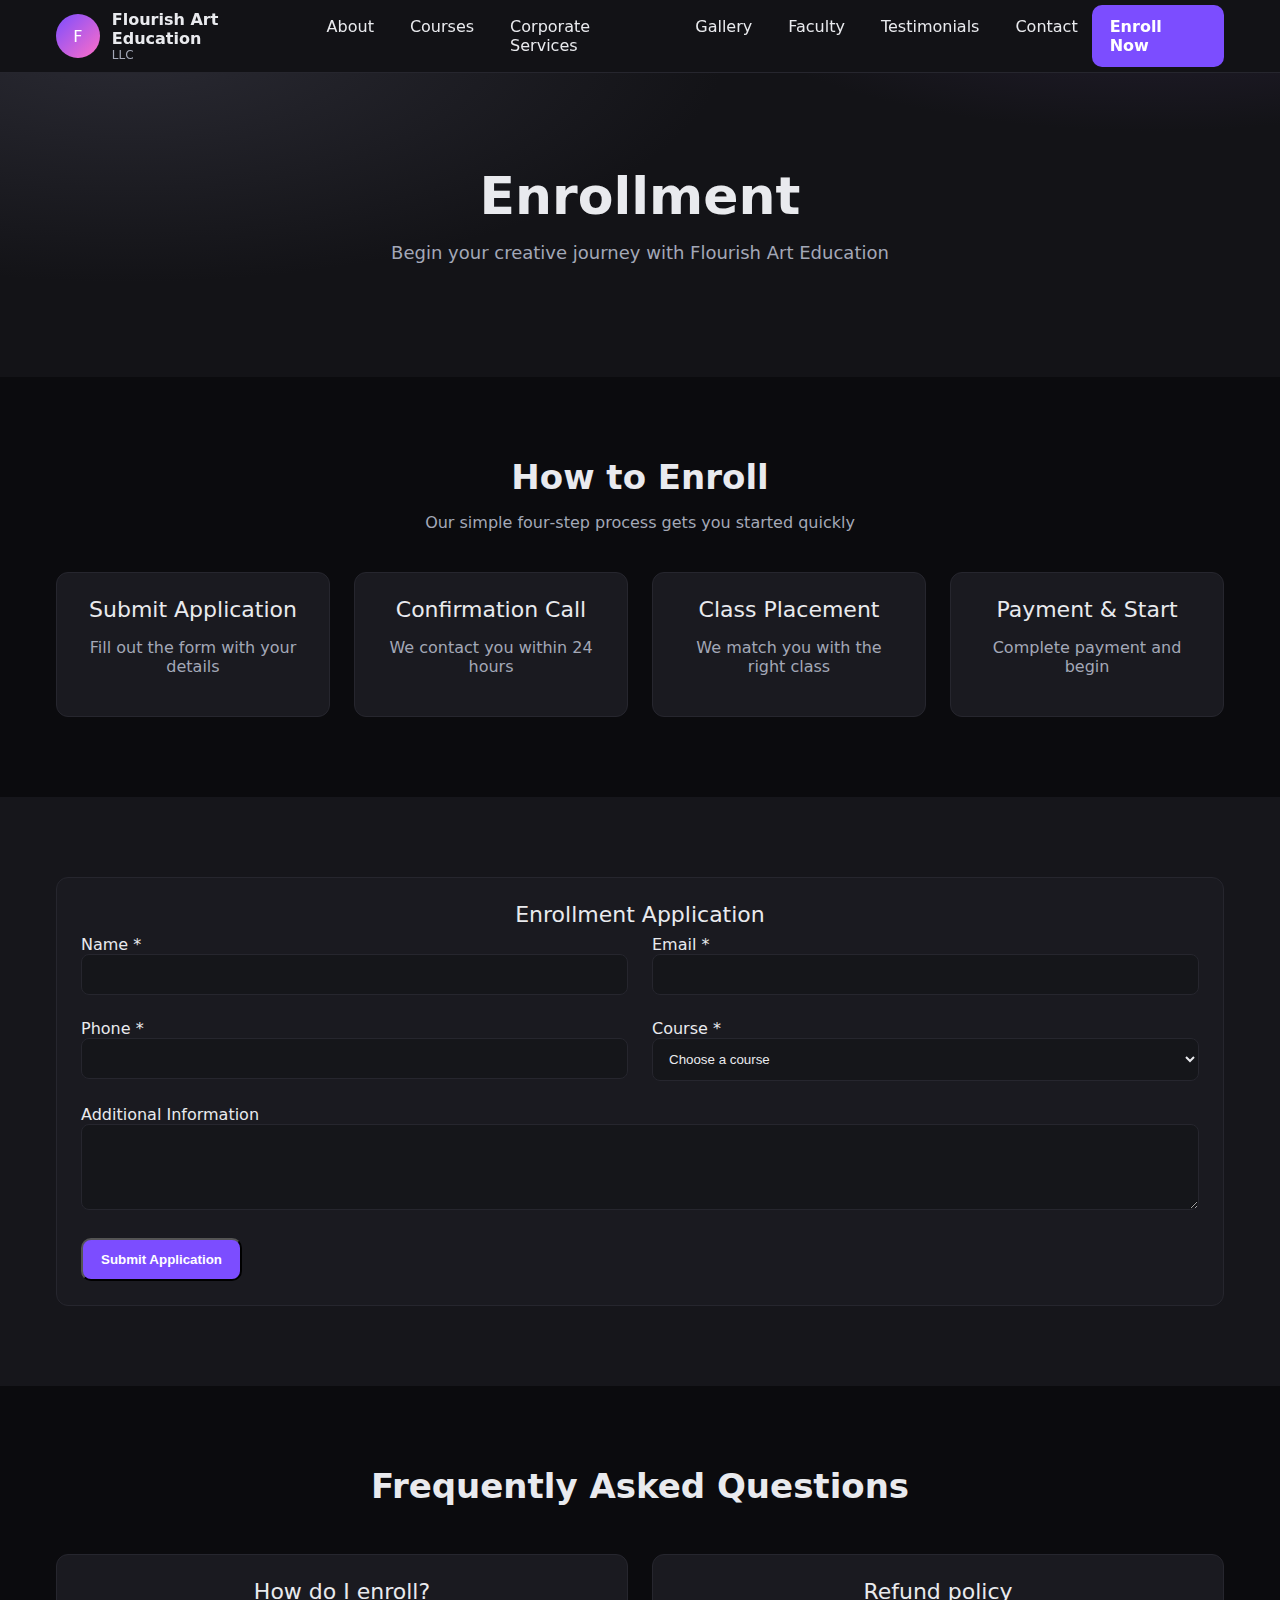
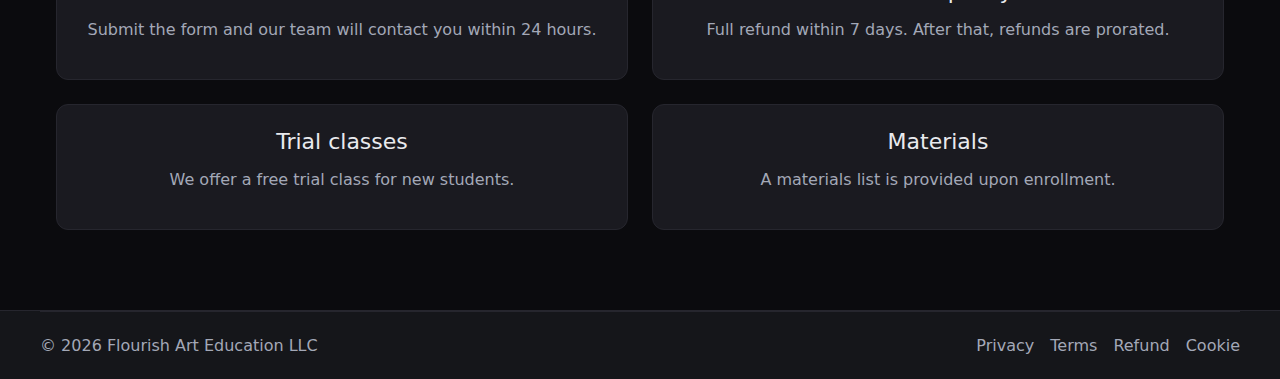
<file: enrollment.html>
<!doctype html>
<html lang="en">
<head>
  <meta charset="utf-8"><meta name="viewport" content="width=device-width, initial-scale=1">
  <title>Enrollment • Flourish Art Education</title>
  <link rel="stylesheet" href="assets/styles.css">
</head>
<body>
  <nav class="navbar">
    <div class="container nav-wrap">
      <a class="brand" href="/"><span class="logo gradient-accent">F</span><div><div style="font-weight:700">Flourish Art Education</div><div class="text-muted" style="font-size:12px">LLC</div></div></a>
      <div class="nav-links"><a href="about.html">About</a><a href="courses.html">Courses</a><a href="corporate.html">Corporate Services</a><a href="gallery.html">Gallery</a><a href="faculty.html">Faculty</a><a href="testimonials.html">Testimonials</a><a href="contact.html">Contact</a></div>
      <div class="nav-cta"><a class="btn gradient-accent" href="enrollment.html">Enroll Now</a></div>
      <button class="mobile-toggle btn-outline" data-toggle>Menu</button>
    </div>
    <div class="container mobile-menu" data-mobile-menu>
      <div class="grid"><a href="about.html">About</a><a href="courses.html">Courses</a><a href="corporate.html">Corporate Services</a><a href="gallery.html">Gallery</a><a href="faculty.html">Faculty</a><a href="testimonials.html">Testimonials</a><a href="contact.html">Contact</a><a class="btn gradient-accent" href="enrollment.html">Enroll Now</a></div>
    </div>
  </nav>

  <header class="gradient-hero py-hero"><div class="container text-center"><h1 class="h1">Enrollment</h1><p class="lead">Begin your creative journey with Flourish Art Education</p></div></header>

  <section class="section"><div class="container text-center"><h2 class="h2">How to Enroll</h2><p class="text-muted">Our simple four‑step process gets you started quickly</p><div class="spacer"></div><div class="grid grid-4"><div class="card"><div class="card-body text-center"><div class="h3">Submit Application</div><p class="text-muted">Fill out the form with your details</p></div></div><div class="card"><div class="card-body text-center"><div class="h3">Confirmation Call</div><p class="text-muted">We contact you within 24 hours</p></div></div><div class="card"><div class="card-body text-center"><div class="h3">Class Placement</div><p class="text-muted">We match you with the right class</p></div></div><div class="card"><div class="card-body text-center"><div class="h3">Payment & Start</div><p class="text-muted">Complete payment and begin</p></div></div></div></div></section>

  <section class="section" style="background:#16161b">
    <div class="container">
      <div class="card"><div class="card-body">
        <div class="h3 text-center">Enrollment Application</div>
        <form action="https://formspree.io/f/mayple" method="POST">
          <div class="grid grid-2"><div><label>Name *</label><input name="name" required style="width:100%;padding:12px;border-radius:8px;border:1px solid var(--border);background:#15161a;color:var(--text)"></div><div><label>Email *</label><input type="email" name="email" required style="width:100%;padding:12px;border-radius:8px;border:1px solid var(--border);background:#15161a;color:var(--text)"></div><div><label>Phone *</label><input type="tel" name="phone" required style="width:100%;padding:12px;border-radius:8px;border:1px solid var(--border);background:#15161a;color:var(--text)"></div><div><label>Course *</label><select name="course" required style="width:100%;padding:12px;border-radius:8px;border:1px solid var(--border);background:#15161a;color:var(--text)"><option value="">Choose a course</option><option value="kids">Kids Art Exploration</option><option value="sketching">Advanced Sketching</option><option value="painting">Oil & Acrylic Painting</option><option value="digital">Digital Art Mastery</option><option value="portfolio">Portfolio Preparation</option><option value="watercolor">Watercolor Techniques</option></select></div><div style="grid-column:1/-1"><label>Additional Information</label><textarea name="message" rows="4" style="width:100%;padding:12px;border-radius:8px;border:1px solid var(--border);background:#15161a;color:var(--text)"></textarea></div></div>
          <div class="spacer"></div>
          <button class="btn gradient-accent" type="submit">Submit Application</button>
        </form>
      </div></div>
    </div>
  </section>

  <section class="section"><div class="container text-center"><h2 class="h2">Frequently Asked Questions</h2><div class="grid grid-2 mt-12"><div class="card"><div class="card-body"><div class="h3">How do I enroll?</div><p class="text-muted">Submit the form and our team will contact you within 24 hours.</p></div></div><div class="card"><div class="card-body"><div class="h3">Refund policy</div><p class="text-muted">Full refund within 7 days. After that, refunds are prorated.</p></div></div><div class="card"><div class="card-body"><div class="h3">Trial classes</div><p class="text-muted">We offer a free trial class for new students.</p></div></div><div class="card"><div class="card-body"><div class="h3">Materials</div><p class="text-muted">A materials list is provided upon enrollment.</p></div></div></div></div></section>

  <footer class="footer"><div class="container footer-bottom"><div style="display:flex;gap:12px;justify-content:space-between;flex-wrap:wrap"><div class="text-muted">© <span id="year"></span> Flourish Art Education LLC</div><div style="display:flex;gap:16px"><a class="text-muted" href="privacy.html">Privacy</a><a class="text-muted" href="terms.html">Terms</a><a class="text-muted" href="refund.html">Refund</a><a class="text-muted" href="cookie.html">Cookie</a></div></div></div></footer>
  <script src="assets/main.js"></script><script>document.getElementById('year').textContent=new Date().getFullYear()</script>
</body>
</html>
</file>
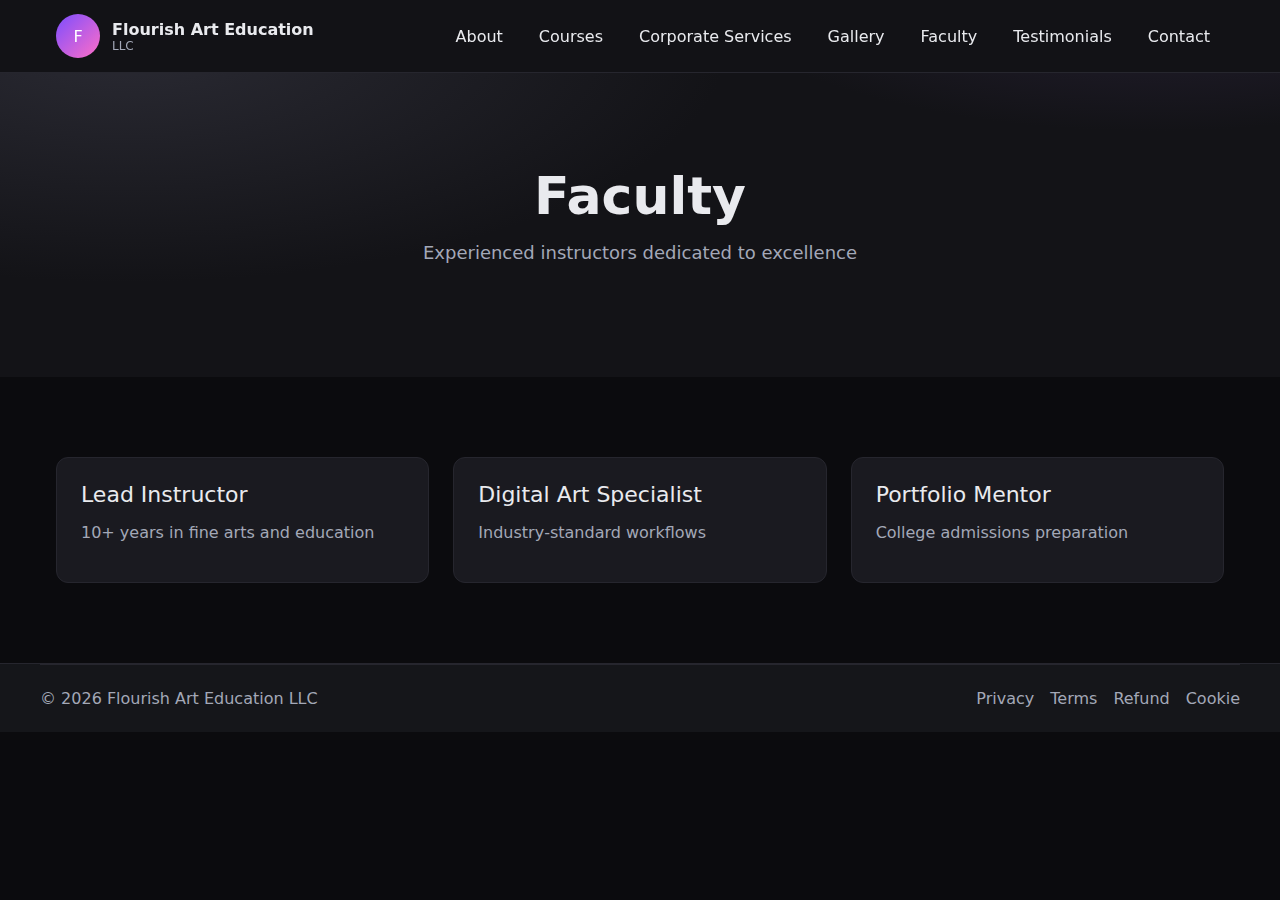
<file: faculty.html>
<!doctype html>
<html lang="en">
<head>
  <meta charset="utf-8"><meta name="viewport" content="width=device-width, initial-scale=1">
  <title>Faculty • Flourish Art Education</title>
  <link rel="stylesheet" href="assets/styles.css">
</head>
<body>
  <nav class="navbar"><div class="container nav-wrap"><a class="brand" href="/"><span class="logo gradient-accent">F</span><div><div style="font-weight:700">Flourish Art Education</div><div class="text-muted" style="font-size:12px">LLC</div></div></a><div class="nav-links"><a href="about.html">About</a><a href="courses.html">Courses</a><a href="corporate.html">Corporate Services</a><a href="gallery.html">Gallery</a><a href="faculty.html">Faculty</a><a href="testimonials.html">Testimonials</a><a href="contact.html">Contact</a></div><button class="mobile-toggle btn-outline" data-toggle>Menu</button></div><div class="container mobile-menu" data-mobile-menu><div class="grid"><a href="about.html">About</a><a href="courses.html">Courses</a><a href="corporate.html">Corporate Services</a><a href="gallery.html">Gallery</a><a href="faculty.html">Faculty</a><a href="testimonials.html">Testimonials</a><a href="contact.html">Contact</a></div></div></nav>
  <header class="gradient-hero py-hero"><div class="container text-center"><h1 class="h1">Faculty</h1><p class="lead">Experienced instructors dedicated to excellence</p></div></header>
  <section class="section"><div class="container"><div class="grid grid-3"><div class="card"><div class="card-body"><div class="h3">Lead Instructor</div><p class="text-muted">10+ years in fine arts and education</p></div></div><div class="card"><div class="card-body"><div class="h3">Digital Art Specialist</div><p class="text-muted">Industry‑standard workflows</p></div></div><div class="card"><div class="card-body"><div class="h3">Portfolio Mentor</div><p class="text-muted">College admissions preparation</p></div></div></div></div></section>
  <footer class="footer"><div class="container footer-bottom"><div style="display:flex;gap:12px;justify-content:space-between;flex-wrap:wrap"><div class="text-muted">© <span id="year"></span> Flourish Art Education LLC</div><div style="display:flex;gap:16px"><a class="text-muted" href="privacy.html">Privacy</a><a class="text-muted" href="terms.html">Terms</a><a class="text-muted" href="refund.html">Refund</a><a class="text-muted" href="cookie.html">Cookie</a></div></div></div></footer>
  <script src="assets/main.js"></script><script>document.getElementById('year').textContent=new Date().getFullYear()</script>
</body>
</html>
</file>
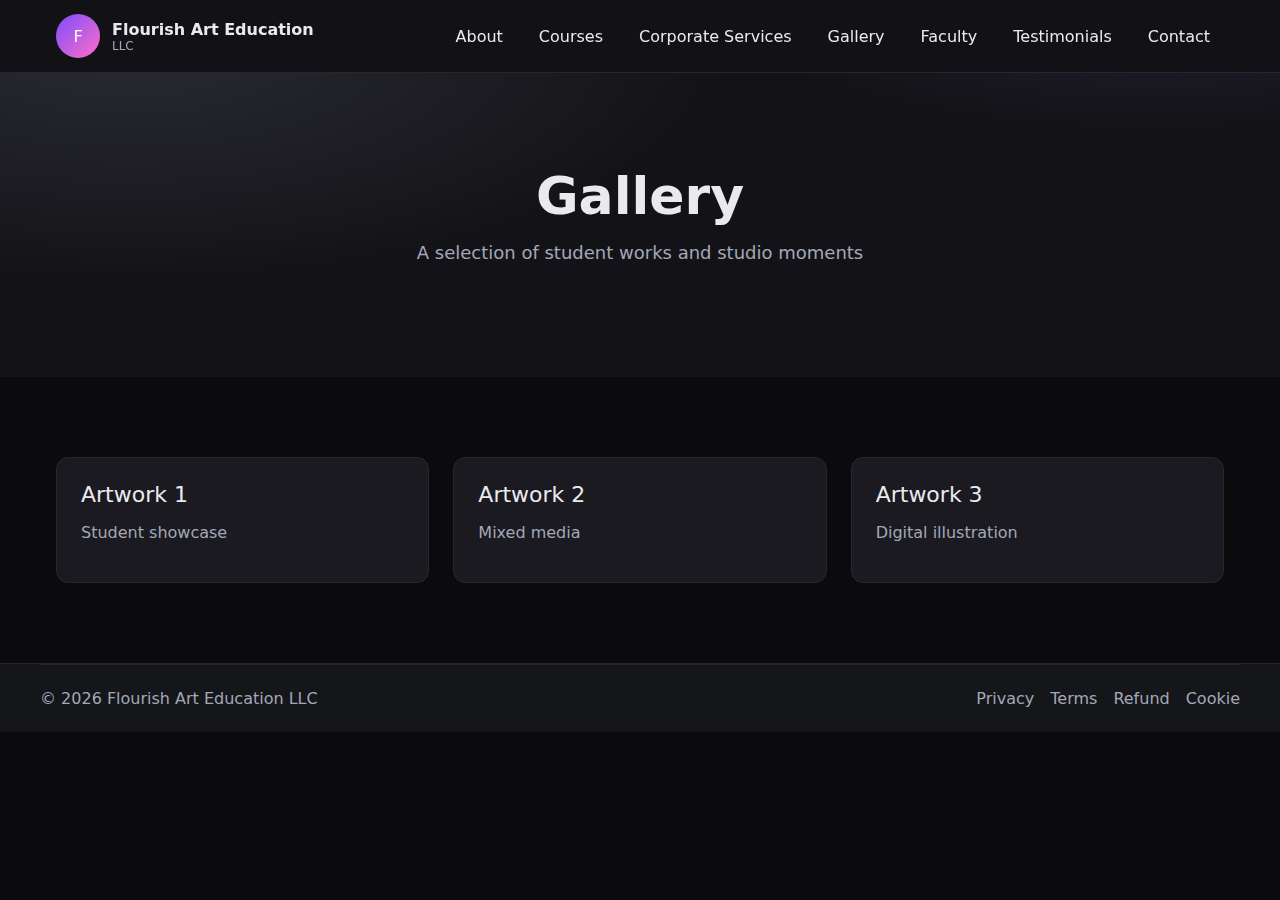
<file: gallery.html>
<!doctype html>
<html lang="en">
<head>
  <meta charset="utf-8"><meta name="viewport" content="width=device-width, initial-scale=1">
  <title>Gallery • Flourish Art Education</title>
  <link rel="stylesheet" href="assets/styles.css">
</head>
<body>
  <nav class="navbar"><div class="container nav-wrap"><a class="brand" href="/"><span class="logo gradient-accent">F</span><div><div style="font-weight:700">Flourish Art Education</div><div class="text-muted" style="font-size:12px">LLC</div></div></a><div class="nav-links"><a href="about.html">About</a><a href="courses.html">Courses</a><a href="corporate.html">Corporate Services</a><a href="gallery.html">Gallery</a><a href="faculty.html">Faculty</a><a href="testimonials.html">Testimonials</a><a href="contact.html">Contact</a></div><button class="mobile-toggle btn-outline" data-toggle>Menu</button></div><div class="container mobile-menu" data-mobile-menu><div class="grid"><a href="about.html">About</a><a href="courses.html">Courses</a><a href="corporate.html">Corporate Services</a><a href="gallery.html">Gallery</a><a href="faculty.html">Faculty</a><a href="testimonials.html">Testimonials</a><a href="contact.html">Contact</a></div></div></nav>
  <header class="gradient-hero py-hero"><div class="container text-center"><h1 class="h1">Gallery</h1><p class="lead">A selection of student works and studio moments</p></div></header>
  <section class="section"><div class="container"><div class="grid grid-3"><div class="card"><div class="card-body"><div class="h3">Artwork 1</div><p class="text-muted">Student showcase</p></div></div><div class="card"><div class="card-body"><div class="h3">Artwork 2</div><p class="text-muted">Mixed media</p></div></div><div class="card"><div class="card-body"><div class="h3">Artwork 3</div><p class="text-muted">Digital illustration</p></div></div></div></div></section>
  <footer class="footer"><div class="container footer-bottom"><div style="display:flex;gap:12px;justify-content:space-between;flex-wrap:wrap"><div class="text-muted">© <span id="year"></span> Flourish Art Education LLC</div><div style="display:flex;gap:16px"><a class="text-muted" href="privacy.html">Privacy</a><a class="text-muted" href="terms.html">Terms</a><a class="text-muted" href="refund.html">Refund</a><a class="text-muted" href="cookie.html">Cookie</a></div></div></div></footer>
  <script src="assets/main.js"></script><script>document.getElementById('year').textContent=new Date().getFullYear()</script>
</body>
</html>
</file>
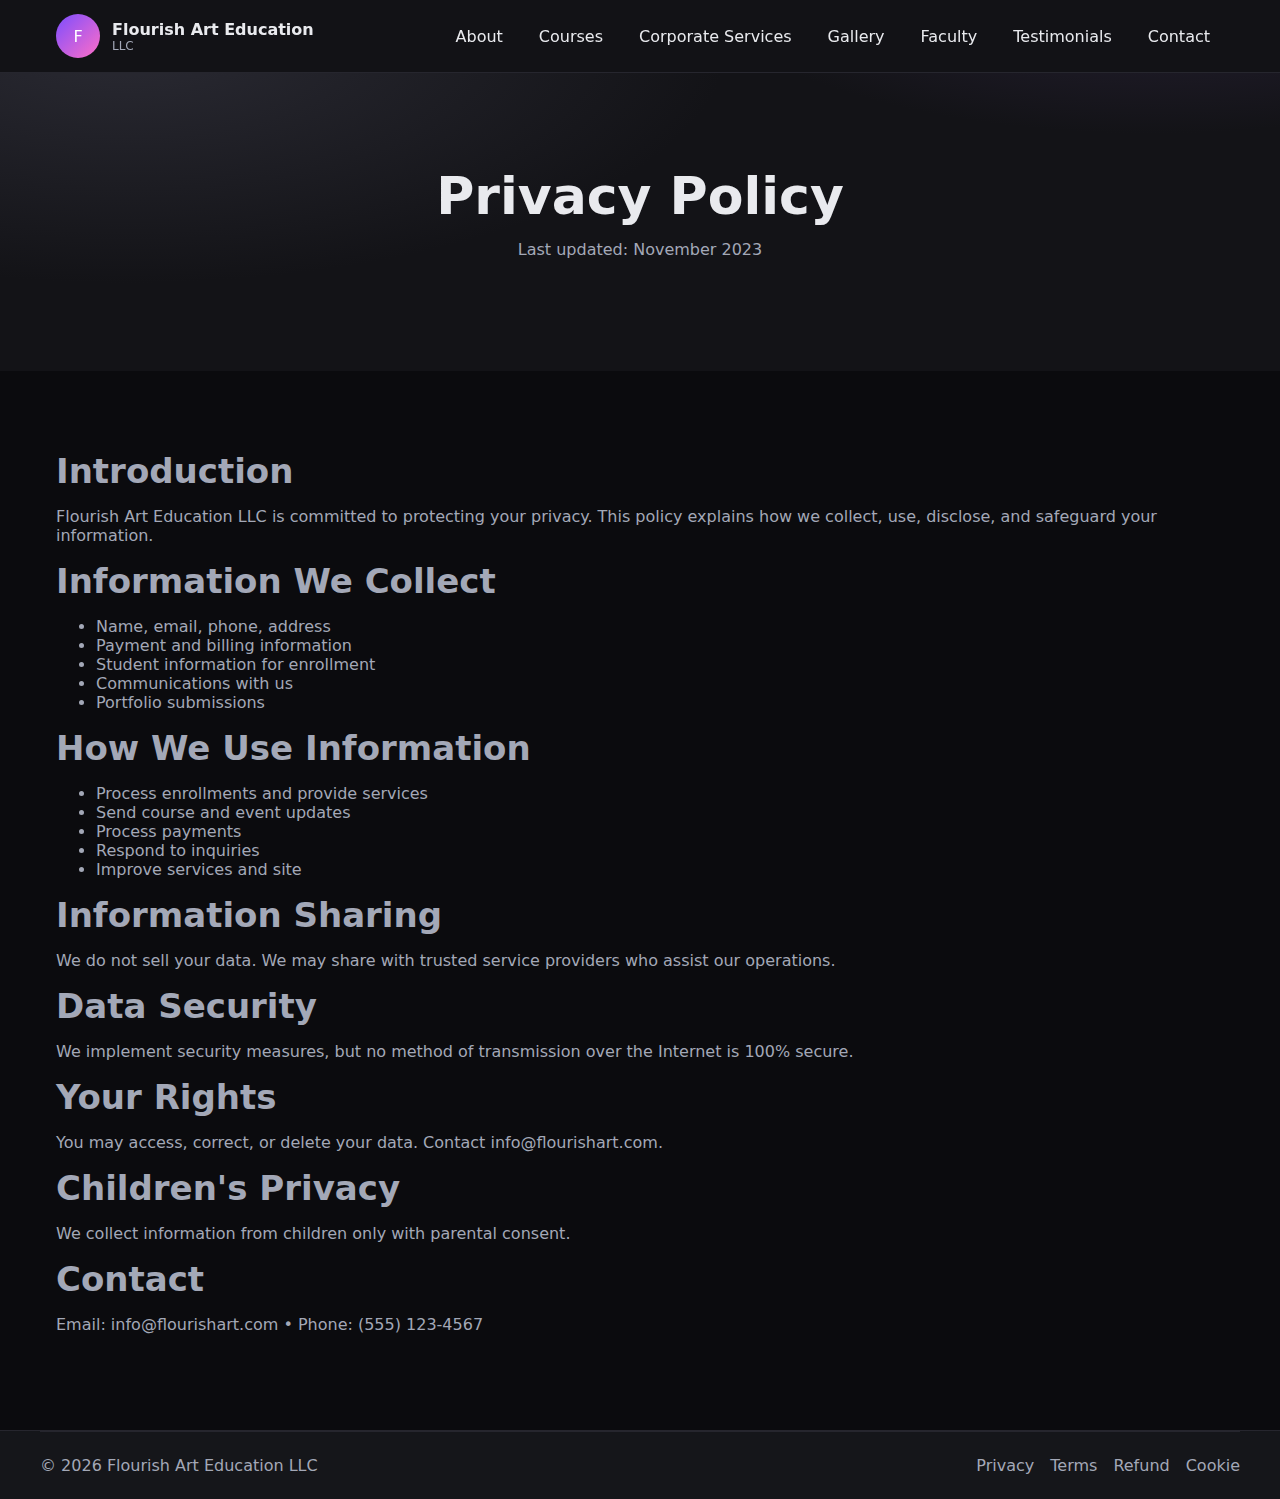
<file: privacy.html>
<!doctype html>
<html lang="en">
<head>
  <meta charset="utf-8"><meta name="viewport" content="width=device-width, initial-scale=1">
  <title>Privacy Policy • Flourish Art Education</title>
  <link rel="stylesheet" href="assets/styles.css">
</head>
<body>
  <nav class="navbar"><div class="container nav-wrap"><a class="brand" href="/"><span class="logo gradient-accent">F</span><div><div style="font-weight:700">Flourish Art Education</div><div class="text-muted" style="font-size:12px">LLC</div></div></a><div class="nav-links"><a href="about.html">About</a><a href="courses.html">Courses</a><a href="corporate.html">Corporate Services</a><a href="gallery.html">Gallery</a><a href="faculty.html">Faculty</a><a href="testimonials.html">Testimonials</a><a href="contact.html">Contact</a></div><button class="mobile-toggle btn-outline" data-toggle>Menu</button></div><div class="container mobile-menu" data-mobile-menu><div class="grid"><a href="about.html">About</a><a href="courses.html">Courses</a><a href="corporate.html">Corporate Services</a><a href="gallery.html">Gallery</a><a href="faculty.html">Faculty</a><a href="testimonials.html">Testimonials</a><a href="contact.html">Contact</a></div></div></nav>
  <header class="gradient-hero py-hero"><div class="container text-center"><h1 class="h1">Privacy Policy</h1><p class="text-muted">Last updated: November 2023</p></div></header>
  <section class="section"><div class="container"><div class="prose"><h2 class="h2">Introduction</h2><p>Flourish Art Education LLC is committed to protecting your privacy. This policy explains how we collect, use, disclose, and safeguard your information.</p><h2 class="h2">Information We Collect</h2><ul><li>Name, email, phone, address</li><li>Payment and billing information</li><li>Student information for enrollment</li><li>Communications with us</li><li>Portfolio submissions</li></ul><h2 class="h2">How We Use Information</h2><ul><li>Process enrollments and provide services</li><li>Send course and event updates</li><li>Process payments</li><li>Respond to inquiries</li><li>Improve services and site</li></ul><h2 class="h2">Information Sharing</h2><p>We do not sell your data. We may share with trusted service providers who assist our operations.</p><h2 class="h2">Data Security</h2><p>We implement security measures, but no method of transmission over the Internet is 100% secure.</p><h2 class="h2">Your Rights</h2><p>You may access, correct, or delete your data. Contact info@flourishart.com.</p><h2 class="h2">Children's Privacy</h2><p>We collect information from children only with parental consent.</p><h2 class="h2">Contact</h2><p>Email: info@flourishart.com • Phone: (555) 123‑4567</p></div></div></section>
  <footer class="footer"><div class="container footer-bottom"><div style="display:flex;gap:12px;justify-content:space-between;flex-wrap:wrap"><div class="text-muted">© <span id="year"></span> Flourish Art Education LLC</div><div style="display:flex;gap:16px"><a class="text-muted" href="privacy.html">Privacy</a><a class="text-muted" href="terms.html">Terms</a><a class="text-muted" href="refund.html">Refund</a><a class="text-muted" href="cookie.html">Cookie</a></div></div></div></footer>
  <script src="assets/main.js"></script><script>document.getElementById('year').textContent=new Date().getFullYear()</script>
</body>
</html>
</file>
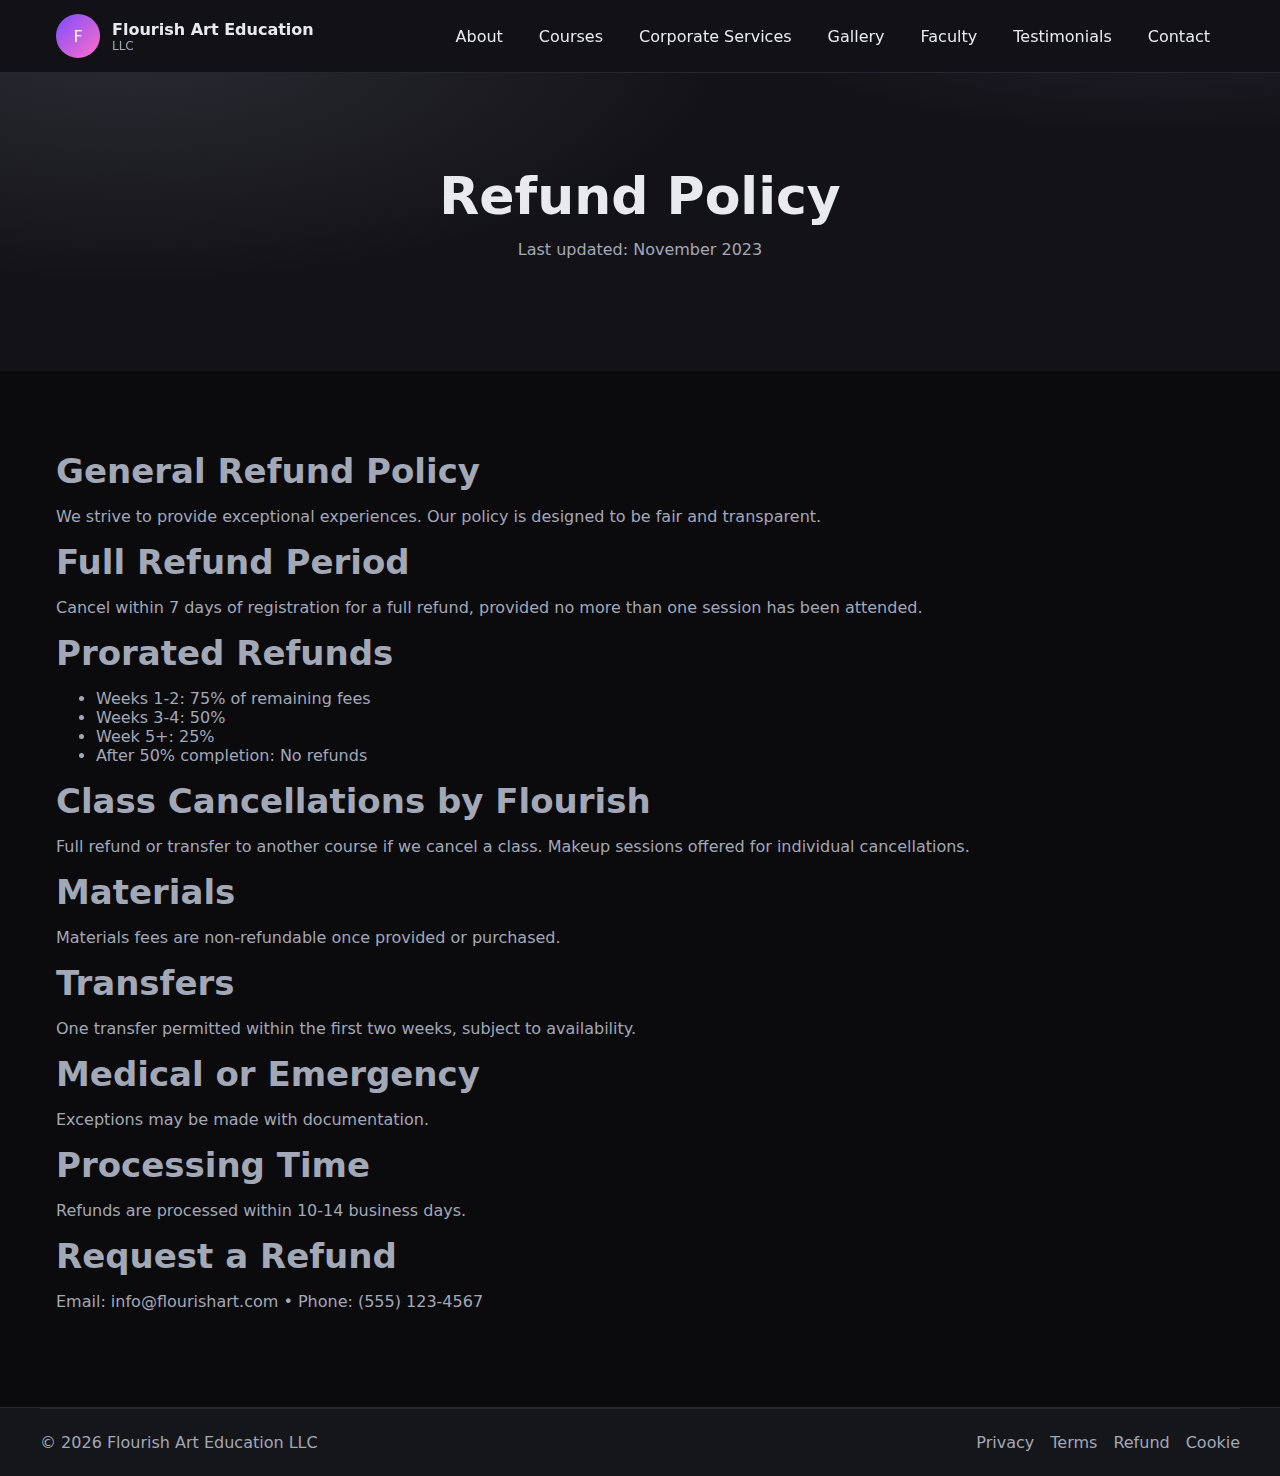
<file: refund.html>
<!doctype html>
<html lang="en">
<head>
  <meta charset="utf-8"><meta name="viewport" content="width=device-width, initial-scale=1">
  <title>Refund Policy • Flourish Art Education</title>
  <link rel="stylesheet" href="assets/styles.css">
</head>
<body>
  <nav class="navbar"><div class="container nav-wrap"><a class="brand" href="/"><span class="logo gradient-accent">F</span><div><div style="font-weight:700">Flourish Art Education</div><div class="text-muted" style="font-size:12px">LLC</div></div></a><div class="nav-links"><a href="about.html">About</a><a href="courses.html">Courses</a><a href="corporate.html">Corporate Services</a><a href="gallery.html">Gallery</a><a href="faculty.html">Faculty</a><a href="testimonials.html">Testimonials</a><a href="contact.html">Contact</a></div><button class="mobile-toggle btn-outline" data-toggle>Menu</button></div><div class="container mobile-menu" data-mobile-menu><div class="grid"><a href="about.html">About</a><a href="courses.html">Courses</a><a href="corporate.html">Corporate Services</a><a href="gallery.html">Gallery</a><a href="faculty.html">Faculty</a><a href="testimonials.html">Testimonials</a><a href="contact.html">Contact</a></div></div></nav>
  <header class="gradient-hero py-hero"><div class="container text-center"><h1 class="h1">Refund Policy</h1><p class="text-muted">Last updated: November 2023</p></div></header>
  <section class="section"><div class="container"><div class="prose"><h2 class="h2">General Refund Policy</h2><p>We strive to provide exceptional experiences. Our policy is designed to be fair and transparent.</p><h2 class="h2">Full Refund Period</h2><p>Cancel within 7 days of registration for a full refund, provided no more than one session has been attended.</p><h2 class="h2">Prorated Refunds</h2><ul><li>Weeks 1‑2: 75% of remaining fees</li><li>Weeks 3‑4: 50%</li><li>Week 5+: 25%</li><li>After 50% completion: No refunds</li></ul><h2 class="h2">Class Cancellations by Flourish</h2><p>Full refund or transfer to another course if we cancel a class. Makeup sessions offered for individual cancellations.</p><h2 class="h2">Materials</h2><p>Materials fees are non‑refundable once provided or purchased.</p><h2 class="h2">Transfers</h2><p>One transfer permitted within the first two weeks, subject to availability.</p><h2 class="h2">Medical or Emergency</h2><p>Exceptions may be made with documentation.</p><h2 class="h2">Processing Time</h2><p>Refunds are processed within 10‑14 business days.</p><h2 class="h2">Request a Refund</h2><p>Email: info@flourishart.com • Phone: (555) 123‑4567</p></div></div></section>
  <footer class="footer"><div class="container footer-bottom"><div style="display:flex;gap:12px;justify-content:space-between;flex-wrap:wrap"><div class="text-muted">© <span id="year"></span> Flourish Art Education LLC</div><div style="display:flex;gap:16px"><a class="text-muted" href="privacy.html">Privacy</a><a class="text-muted" href="terms.html">Terms</a><a class="text-muted" href="refund.html">Refund</a><a class="text-muted" href="cookie.html">Cookie</a></div></div></div></footer>
  <script src="assets/main.js"></script><script>document.getElementById('year').textContent=new Date().getFullYear()</script>
</body>
</html>
</file>
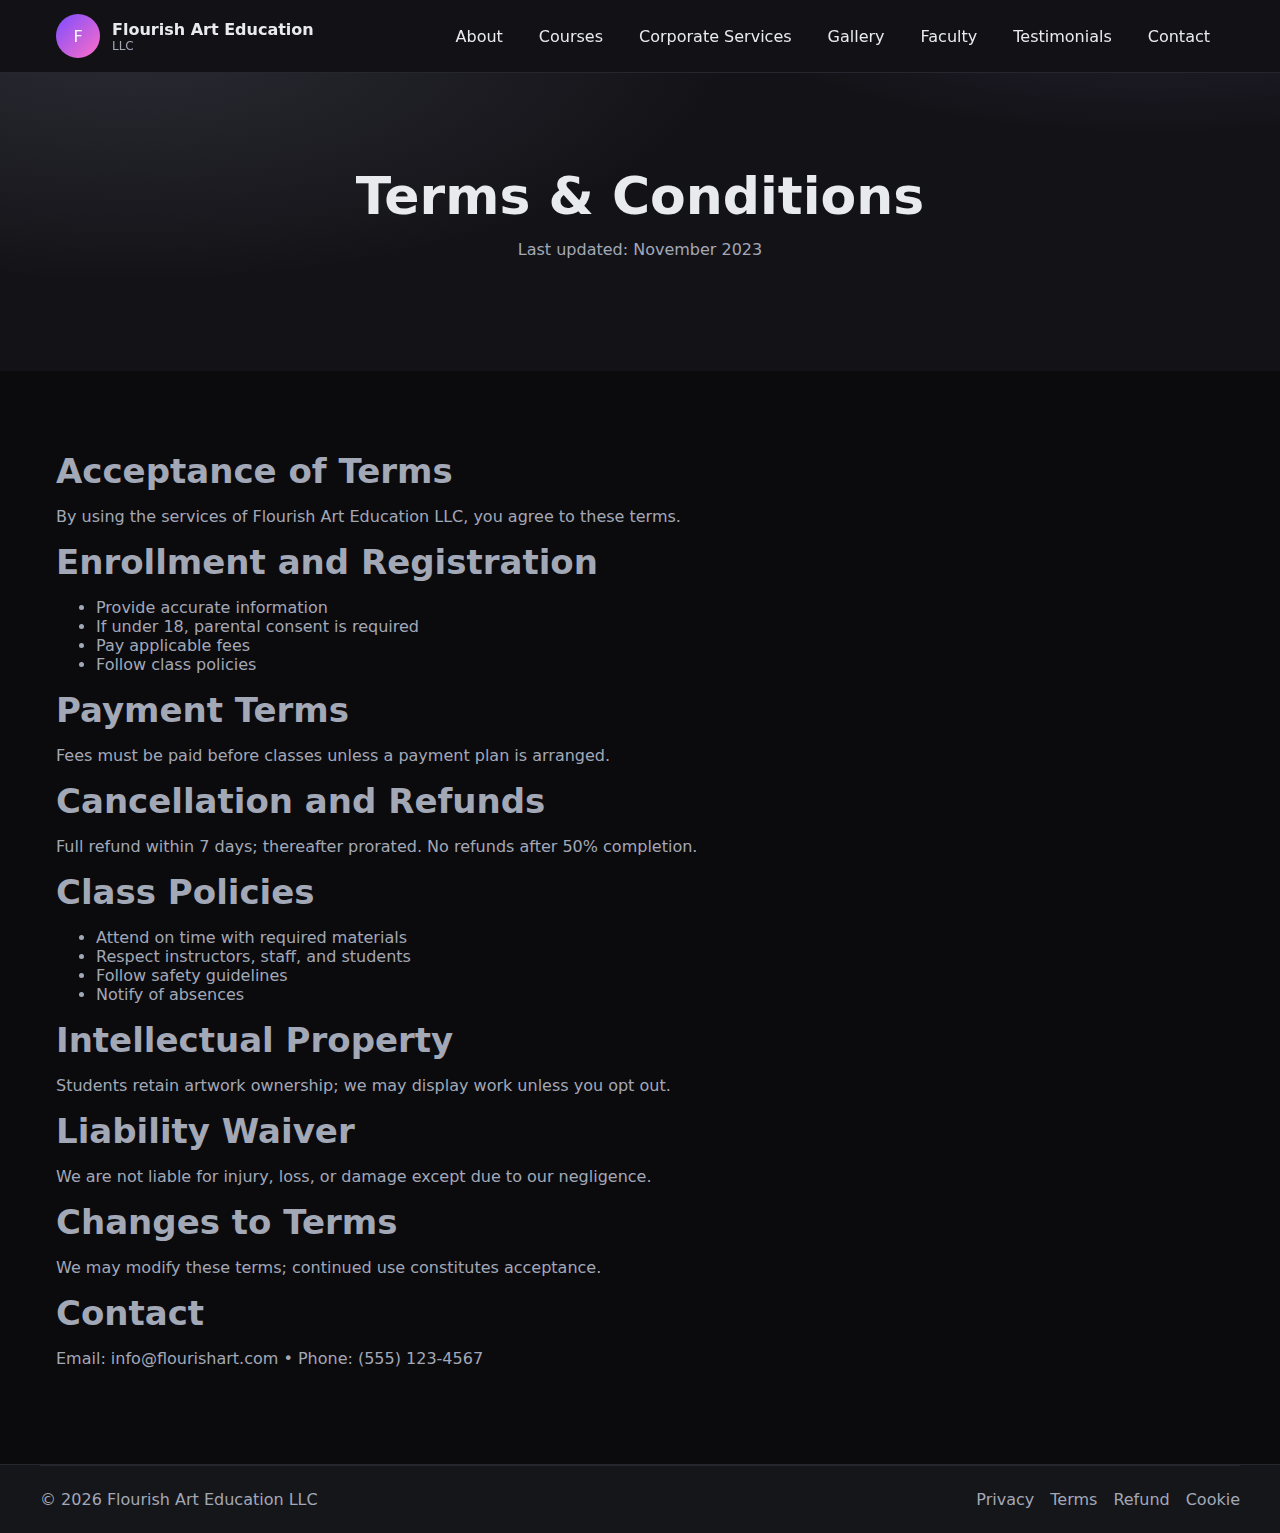
<file: terms.html>
<!doctype html>
<html lang="en">
<head>
  <meta charset="utf-8"><meta name="viewport" content="width=device-width, initial-scale=1">
  <title>Terms & Conditions • Flourish Art Education</title>
  <link rel="stylesheet" href="assets/styles.css">
</head>
<body>
  <nav class="navbar"><div class="container nav-wrap"><a class="brand" href="/"><span class="logo gradient-accent">F</span><div><div style="font-weight:700">Flourish Art Education</div><div class="text-muted" style="font-size:12px">LLC</div></div></a><div class="nav-links"><a href="about.html">About</a><a href="courses.html">Courses</a><a href="corporate.html">Corporate Services</a><a href="gallery.html">Gallery</a><a href="faculty.html">Faculty</a><a href="testimonials.html">Testimonials</a><a href="contact.html">Contact</a></div><button class="mobile-toggle btn-outline" data-toggle>Menu</button></div><div class="container mobile-menu" data-mobile-menu><div class="grid"><a href="about.html">About</a><a href="courses.html">Courses</a><a href="corporate.html">Corporate Services</a><a href="gallery.html">Gallery</a><a href="faculty.html">Faculty</a><a href="testimonials.html">Testimonials</a><a href="contact.html">Contact</a></div></div></nav>
  <header class="gradient-hero py-hero"><div class="container text-center"><h1 class="h1">Terms & Conditions</h1><p class="text-muted">Last updated: November 2023</p></div></header>
  <section class="section"><div class="container"><div class="prose"><h2 class="h2">Acceptance of Terms</h2><p>By using the services of Flourish Art Education LLC, you agree to these terms.</p><h2 class="h2">Enrollment and Registration</h2><ul><li>Provide accurate information</li><li>If under 18, parental consent is required</li><li>Pay applicable fees</li><li>Follow class policies</li></ul><h2 class="h2">Payment Terms</h2><p>Fees must be paid before classes unless a payment plan is arranged.</p><h2 class="h2">Cancellation and Refunds</h2><p>Full refund within 7 days; thereafter prorated. No refunds after 50% completion.</p><h2 class="h2">Class Policies</h2><ul><li>Attend on time with required materials</li><li>Respect instructors, staff, and students</li><li>Follow safety guidelines</li><li>Notify of absences</li></ul><h2 class="h2">Intellectual Property</h2><p>Students retain artwork ownership; we may display work unless you opt out.</p><h2 class="h2">Liability Waiver</h2><p>We are not liable for injury, loss, or damage except due to our negligence.</p><h2 class="h2">Changes to Terms</h2><p>We may modify these terms; continued use constitutes acceptance.</p><h2 class="h2">Contact</h2><p>Email: info@flourishart.com • Phone: (555) 123‑4567</p></div></div></section>
  <footer class="footer"><div class="container footer-bottom"><div style="display:flex;gap:12px;justify-content:space-between;flex-wrap:wrap"><div class="text-muted">© <span id="year"></span> Flourish Art Education LLC</div><div style="display:flex;gap:16px"><a class="text-muted" href="privacy.html">Privacy</a><a class="text-muted" href="terms.html">Terms</a><a class="text-muted" href="refund.html">Refund</a><a class="text-muted" href="cookie.html">Cookie</a></div></div></div></footer>
  <script src="assets/main.js"></script><script>document.getElementById('year').textContent=new Date().getFullYear()</script>
</body>
</html>
</file>
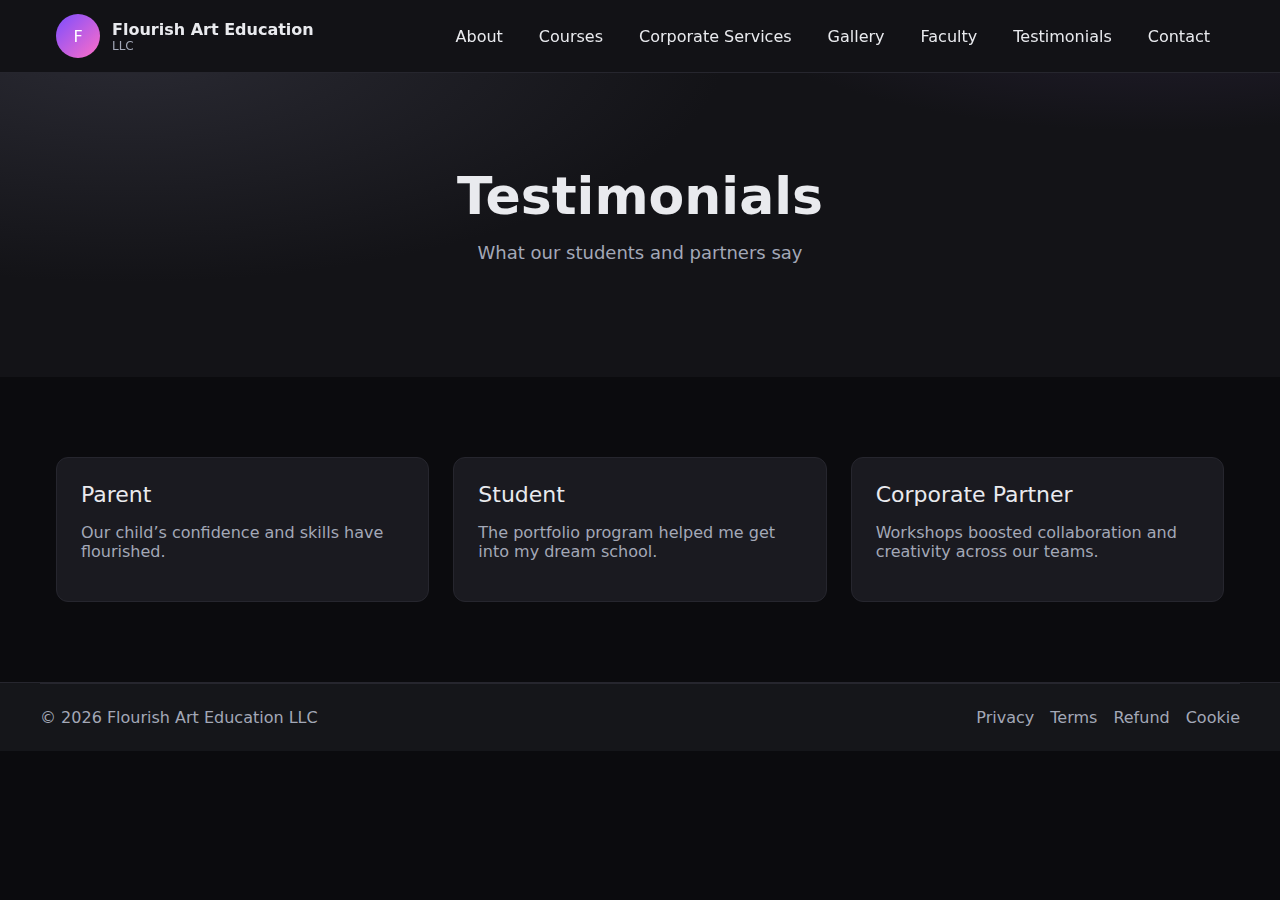
<file: testimonials.html>
<!doctype html>
<html lang="en">
<head>
  <meta charset="utf-8"><meta name="viewport" content="width=device-width, initial-scale=1">
  <title>Testimonials • Flourish Art Education</title>
  <link rel="stylesheet" href="assets/styles.css">
</head>
<body>
  <nav class="navbar"><div class="container nav-wrap"><a class="brand" href="/"><span class="logo gradient-accent">F</span><div><div style="font-weight:700">Flourish Art Education</div><div class="text-muted" style="font-size:12px">LLC</div></div></a><div class="nav-links"><a href="about.html">About</a><a href="courses.html">Courses</a><a href="corporate.html">Corporate Services</a><a href="gallery.html">Gallery</a><a href="faculty.html">Faculty</a><a href="testimonials.html">Testimonials</a><a href="contact.html">Contact</a></div><button class="mobile-toggle btn-outline" data-toggle>Menu</button></div><div class="container mobile-menu" data-mobile-menu><div class="grid"><a href="about.html">About</a><a href="courses.html">Courses</a><a href="corporate.html">Corporate Services</a><a href="gallery.html">Gallery</a><a href="faculty.html">Faculty</a><a href="testimonials.html">Testimonials</a><a href="contact.html">Contact</a></div></div></nav>
  <header class="gradient-hero py-hero"><div class="container text-center"><h1 class="h1">Testimonials</h1><p class="lead">What our students and partners say</p></div></header>
  <section class="section"><div class="container"><div class="grid grid-3"><div class="card"><div class="card-body"><div class="h3">Parent</div><p class="text-muted">Our child’s confidence and skills have flourished.</p></div></div><div class="card"><div class="card-body"><div class="h3">Student</div><p class="text-muted">The portfolio program helped me get into my dream school.</p></div></div><div class="card"><div class="card-body"><div class="h3">Corporate Partner</div><p class="text-muted">Workshops boosted collaboration and creativity across our teams.</p></div></div></div></div></section>
  <footer class="footer"><div class="container footer-bottom"><div style="display:flex;gap:12px;justify-content:space-between;flex-wrap:wrap"><div class="text-muted">© <span id="year"></span> Flourish Art Education LLC</div><div style="display:flex;gap:16px"><a class="text-muted" href="privacy.html">Privacy</a><a class="text-muted" href="terms.html">Terms</a><a class="text-muted" href="refund.html">Refund</a><a class="text-muted" href="cookie.html">Cookie</a></div></div></div></footer>
  <script src="assets/main.js"></script><script>document.getElementById('year').textContent=new Date().getFullYear()</script>
</body>
</html>
</file>
<file: assets/styles.css>
:root{--bg:#0b0b0e;--surface:#131317;--muted:#1a1a20;--border:#26262e;--text:#e9eaee;--muted-text:#a3a8b7;--primary:#7c4dff;--accent-gradient:linear-gradient(135deg,#7c4dff 0%,#ff6ec7 100%)}
*{box-sizing:border-box}
html,body{height:100%}
body{margin:0;background:var(--bg);color:var(--text);font-family:Inter,system-ui,-apple-system,Segoe UI,Roboto,Arial,sans-serif}
a{color:inherit;text-decoration:none}
img{max-width:100%;display:block}
.container{max-width:1200px;margin:0 auto;padding:0 16px}
.gradient-hero{background:radial-gradient(1000px 400px at 10% -10%,#2a2a33 0%,transparent 60%),radial-gradient(800px 300px at 90% -40%,#2a2339 0%,transparent 60%),var(--surface)}
.gradient-accent{background:var(--accent-gradient)}
.shadow{box-shadow:0 10px 30px rgba(0,0,0,.35)}
.shadow-soft{box-shadow:0 8px 20px rgba(124,77,255,.35)}
.rounded{border-radius:12px}
.rounded-full{border-radius:999px}
.border{border:1px solid var(--border)}
.text-muted{color:var(--muted-text)}
.text-primary{color:var(--primary)}
.btn{display:inline-flex;align-items:center;justify-content:center;padding:12px 18px;border-radius:10px;font-weight:600;background:var(--primary);color:#fff;transition:.2s}
.btn:hover{filter:brightness(1.1)}
.btn-outline{background:transparent;border:2px solid var(--border);color:var(--text)}
.btn-outline:hover{border-color:var(--primary);color:#fff}
.section{padding:80px 0}
.grid{display:grid;gap:24px}
.grid-2{grid-template-columns:repeat(2,minmax(0,1fr))}
.grid-3{grid-template-columns:repeat(3,minmax(0,1fr))}
.grid-4{grid-template-columns:repeat(4,minmax(0,1fr))}
@media(max-width:1024px){.grid-3{grid-template-columns:repeat(2,minmax(0,1fr))}.grid-4{grid-template-columns:repeat(2,minmax(0,1fr))}}
@media(max-width:640px){.grid-2,.grid-3,.grid-4{grid-template-columns:1fr}}
.card{background:var(--muted);border:1px solid var(--border);border-radius:12px}
.card-body{padding:24px}
.navbar{position:sticky;top:0;z-index:50;background:rgba(19,19,23,.95);backdrop-filter:blur(8px);border-bottom:1px solid var(--border)}
.nav-wrap{display:flex;align-items:center;justify-content:space-between;height:72px}
.brand{display:flex;align-items:center;gap:12px}
.brand .logo{width:44px;height:44px;display:flex;align-items:center;justify-content:center;border-radius:50%;color:#fff}
.nav-links{display:flex;gap:8px}
.nav-links a{padding:10px 14px;border-radius:8px}
.nav-links a:hover{background:#22232a;color:var(--primary)}
.nav-cta{display:flex;gap:10px}
.mobile-toggle{display:none}
@media(max-width:1024px){.nav-links,.nav-cta{display:none}.mobile-toggle{display:inline-flex}}
.mobile-menu{display:none;border-top:1px solid var(--border)}
.mobile-menu.open{display:block}
.footer{background:#15161a;border-top:1px solid var(--border)}
.footer-top{padding:60px 0}
.footer-bottom{border-top:1px solid var(--border);padding:24px 0}
.h1{font-size:52px;line-height:1.05;margin:0 0 16px}
.h2{font-size:34px;margin:0 0 12px}
.h3{font-size:22px;margin:0 0 8px}
.lead{font-size:18px;color:var(--muted-text)}
.stats{display:grid;grid-template-columns:repeat(4,minmax(0,1fr));gap:16px}
@media(max-width:768px){.stats{grid-template-columns:repeat(2,minmax(0,1fr))}}
.stat{text-align:center;border:1px solid var(--border);border-radius:12px;padding:18px;background:#17181d}
.stat .value{font-size:28px;font-weight:700;color:#fff}
.stat .label{font-size:13px;color:var(--muted-text)}
.prose{color:var(--muted-text)}
.badge{display:inline-block;padding:6px 10px;border-radius:8px;background:#1f2030;color:#cfd2db;font-size:12px}
.price{color:var(--primary);font-weight:700;font-size:22px}
.course-grid .card{display:flex;flex-direction:column}
.mt-12{margin-top:48px}
.mb-12{margin-bottom:48px}
.mb-6{margin-bottom:24px}
.py-hero{padding:96px 0}
.text-center{text-align:center}
.text-right{text-align:right}
.spacer{height:24px}
</file>
